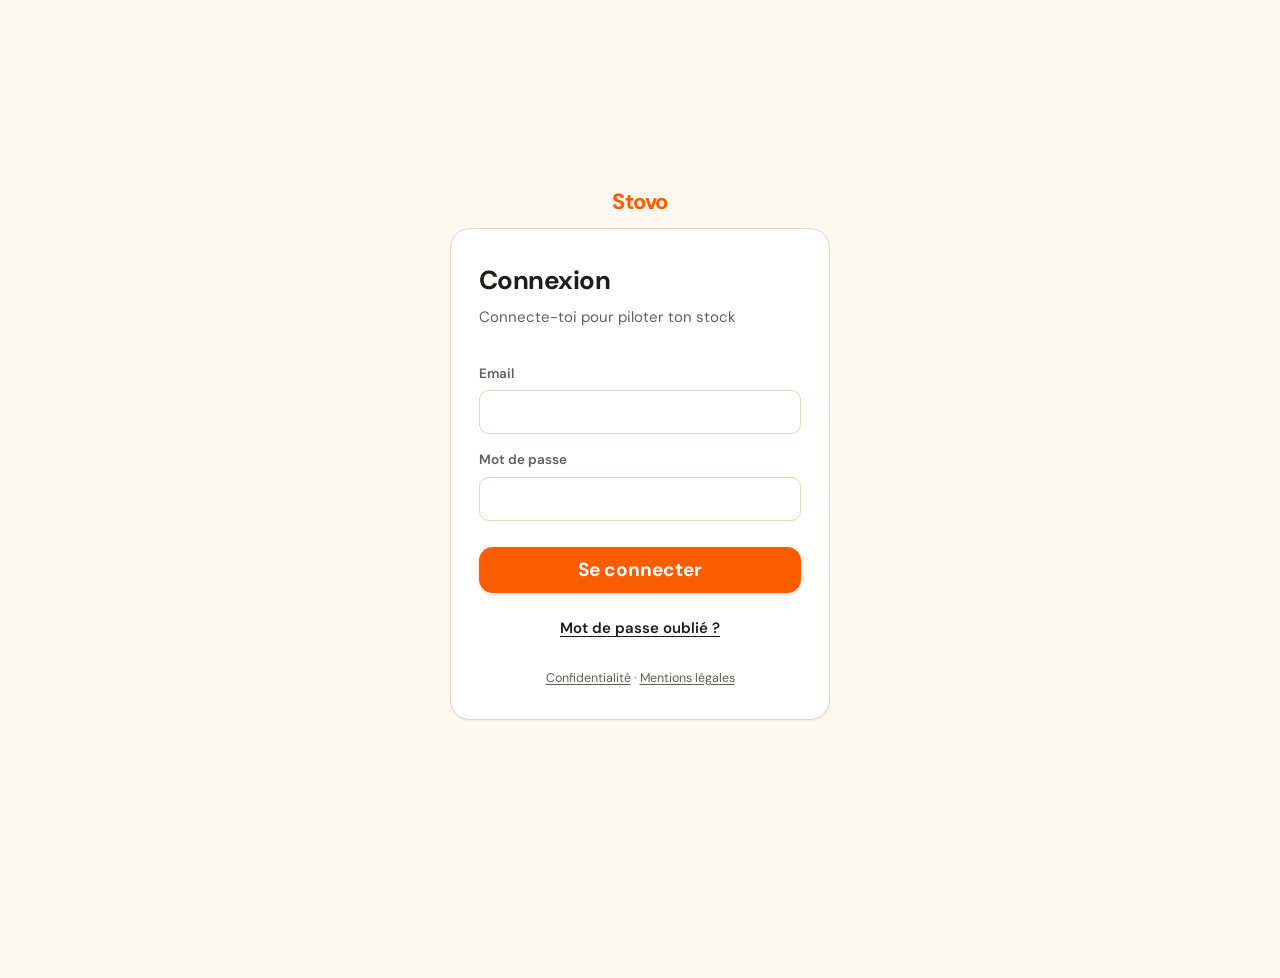
<file: app/index.html>
<!DOCTYPE html>
<html lang="fr">
<head>
  <meta charset="UTF-8" />
  <meta name="viewport" content="width=device-width, initial-scale=1.0, viewport-fit=cover" />
  <title>Stovo — pilotez votre stock</title>

  <!--
    STOVO — coquille PWA installable (lot 9a) + connexion (lot 9b)
    + écran « Parler » au clavier branché sur pwa-api (lot 10b)
    ==================================================================
    Phase 2 de la refonte : cette page remplace peu à peu Telegram comme
    interface. Le lot 9a a fait la COQUILLE (installable + mise à jour
    auto + 2 onglets). Le lot 9b ajoute l'écran de connexion devant :
    non connecté → #ecran-login seul visible ; connecté → #app-shell
    (dashboard + parler + nav) visible, #ecran-login masqué. La bascule
    est gérée par app.js, pas de logique ici.

    2 écrans dans #app-shell, un seul choisi à la fois :
      - « Tableau de bord » : le dashboard actuel (livrables/sites-web/stovo/
        index.html), repris ici SANS changer sa logique (voir dashboard.js).
        C'est l'écran par défaut à l'ouverture (une fois connecté).
      - « Parler » : un champ texte + Envoyer, branché sur l'Edge Function
        pwa-api (lot 10b, voir app/parler.js) — le MÊME cerveau que Telegram
        (_shared/coeur.ts). Depuis le lot 11a, un micro on-device (Web Speech
        API du navigateur, voir app/parler.js) peut aussi REMPLIR ce champ :
        aucun envoi automatique, c'est toujours le bouton Envoyer qui déclenche
        l'appel à pwa-api. Sans cette API (appareil non compatible), le micro
        reste grisé et le clavier suffit. Depuis le lot 12a, un bouton
        « Importer un catalogue (.xlsx) » envoie le fichier choisi en base64 à
        pwa-api (kind="import") — même ingestion que Telegram (ingererImportXlsx,
        _shared/coeur.ts), même confirmation Oui/Non que les autres intentions.

    Balises PWA ci-dessous : manifest, icône iOS, couleur de thème, mode
    "app" sur iPhone (apple-mobile-web-app-*). L'enregistrement du service
    worker, la bascule d'onglets et la garde de session sont gérés par
    app.js, en bas de page.
  -->

  <link rel="manifest" href="manifest.json" />
  <meta name="theme-color" content="#FFF8F1" />
  <link rel="apple-touch-icon" href="icons/apple-touch-icon-180.png" />
  <meta name="apple-mobile-web-app-capable" content="yes" />
  <meta name="apple-mobile-web-app-status-bar-style" content="default" />
  <meta name="apple-mobile-web-app-title" content="Stovo" />

  <!-- Lot A15 (R-2, 25/08/2026) : pose data-couleur AVANT le premier rendu
       (donc AVANT la feuille de style), sinon l'app clignote en flamme une
       fraction de seconde a chaque ouverture (le temps que reglages.js se
       charge et lise localStorage). Minuscule et AUTONOME : aucun import,
       aucune dependance a couleur_logique.js qui n'est pas encore charge a
       ce stade. La liste des quatre teintes non-flamme est DUPLIQUEE ici,
       comme TEINTES dans couleur_logique.js : un changement de teinte se
       fait aux DEUX endroits (chacun renvoie a l'autre). "flamme" n'a pas
       besoin d'etre dans cette liste : c'est la valeur par defaut, elle ne
       pose aucun attribut (voir calculerAttribut, couleur_logique.js). -->
  <script>
    try {
      var stovoTeinte = localStorage.getItem('stovo_couleur');
      if (['bleu', 'prune', 'framboise', 'encre'].indexOf(stovoTeinte) !== -1) {
        document.documentElement.setAttribute('data-couleur', stovoTeinte);
      }
    } catch (e) {}
  </script>
  <link rel="stylesheet" href="styles.css" />
</head>
<body>

  <!-- ================= Écran de connexion (lot 9b) ================= -->
  <!-- Masqué par défaut (hidden) : app.js le montre si aucune session n'est
       trouvée au démarrage, et le cache dès qu'une connexion réussit. -->
  <div id="ecran-login" class="ecran-login" hidden>
    <p class="login-logo">Stovo</p>
    <div class="login-carte">
      <h1>Connexion</h1>
      <p class="login-soustitre">Connecte-toi pour piloter ton stock</p>

      <form id="form-login" novalidate>
        <label for="login-email">Email</label>
        <input type="email" id="login-email" name="email" autocomplete="username" required />

        <label for="login-mdp">Mot de passe</label>
        <input type="password" id="login-mdp" name="password" autocomplete="current-password" required />

        <button type="submit" class="btn-login" id="btn-login">Se connecter</button>

        <div class="login-erreur" id="login-erreur" role="alert" style="display:none"></div>
      </form>
      <!-- Lot A4 (24/08/2026) : mot de passe perdu, PAR CODE (jamais par
           lien, voir recuperation.js). Câblé par recuperation.js. -->
      <div class="login-lien-centre"><a href="#" id="lien-mdp-oublie">Mot de passe oublié&nbsp;?</a></div>

      <!-- Lot RGPD F1 (22/09/2026, audit du 18/09, lot 13) : les pages légales
           à portée de main avant même la session. Liens absolus, l'app est
           servie à deux adresses ; nouvel onglet, la vitrine est un autre site. -->
      <p class="login-legal"><a href="https://stovo.fr/confidentialite.html" target="_blank" rel="noopener">Confidentialité</a> · <a href="https://stovo.fr/mentions-legales.html" target="_blank" rel="noopener">Mentions légales</a></p>
    </div>
  </div>

  <!-- ================= Mot de passe perdu (lot A4, 24/08/2026) =================
       Trois écrans, tous des variantes de .ecran-login comme #ecran-login
       ci-dessus : un seul visible à la fois (attribut `hidden`, câblé par
       recuperation.js — ces écrans vivent HORS de #app-shell, avant toute
       session, ils ne passent donc pas par le système .ecran/.ecran-actif
       d'app.js). Chemin B tranché le 23/08 : un code à 6 chiffres tapé ICI,
       jamais un lien cliqué ailleurs (un lien ouvrirait Safari sur iPhone,
       pas la PWA installée). -->

  <!-- Écran « Recevoir un code » (planche Code1Demande). -->
  <div id="ecran-code-demande" class="ecran-login" hidden>
    <div class="login-retour">
      <a href="#" id="lien-code-demande-retour" class="lien-retour">
        <svg width="18" height="18" viewBox="0 0 20 20" fill="none" aria-hidden="true"><path d="M12.5 4.5 7 10l5.5 5.5" stroke="currentColor" stroke-width="1.8" stroke-linecap="round" stroke-linejoin="round"/></svg>
        Connexion
      </a>
    </div>
    <div class="login-carte">
      <h1>Recevoir un code</h1>
      <p class="login-soustitre">Stovo t’envoie un code à 6 chiffres par e-mail. Tu le saisis ici, puis tu choisis un nouveau mot de passe. Rien d’autre à faire.</p>

      <form id="form-code-demande" novalidate>
        <label for="recup-email">Ton e-mail</label>
        <input type="email" id="recup-email" name="email" autocomplete="username" required />

        <button type="submit" class="btn-login" id="btn-code-demande">Envoyer le code</button>

        <div class="login-erreur" id="code-demande-erreur" role="alert" style="display:none"></div>
      </form>
      <p class="login-note">Le code est valable une heure. Si tu ne le reçois pas, regarde dans les courriers indésirables.</p>
    </div>
  </div>

  <!-- Écran « Nouveau mot de passe » (planches Code2Saisie + Code2Erreur :
       MÊME carte, l'état erreur (bordure + bloc d'alerte) est basculé par
       recuperation.js plutôt que dupliqué dans un 5e écran séparé —
       simplification signalée au rapport de passation. -->
  <div id="ecran-code-saisie" class="ecran-login" hidden>
    <div class="login-retour">
      <a href="#" id="lien-code-saisie-retour" class="lien-retour">
        <svg width="18" height="18" viewBox="0 0 20 20" fill="none" aria-hidden="true"><path d="M12.5 4.5 7 10l5.5 5.5" stroke="currentColor" stroke-width="1.8" stroke-linecap="round" stroke-linejoin="round"/></svg>
        Recevoir un code
      </a>
    </div>
    <div class="login-carte">
      <h1>Nouveau mot de passe</h1>
      <p class="login-soustitre">Un code vient de partir vers <strong id="recup-email-affiche"></strong>. Il est valable une heure.</p>

      <form id="form-code-saisie" novalidate>
        <label for="recup-code">Le code reçu</label>
        <input type="text" id="recup-code" name="code" inputmode="numeric" autocomplete="one-time-code" required />

        <div class="login-erreur" id="code-saisie-erreur" role="alert" style="display:none"></div>

        <label for="recup-nouveau-mdp">Nouveau mot de passe</label>
        <input type="password" id="recup-nouveau-mdp" name="password" autocomplete="new-password" placeholder="8 caractères au moins" required />

        <button type="submit" class="btn-login" id="btn-code-saisie">Changer le mot de passe</button>
      </form>
      <div class="login-lien-centre"><a href="#" id="lien-renvoyer-code">Renvoyer un code</a></div>
    </div>
  </div>

  <!-- Écran « Fait » (planche Code3Fait). La pastille teal dit "validé" :
       c'est sa place (règle 10 de DESIGN.md, le teal reste réservé aux
       états). -->
  <div id="ecran-code-fait" class="ecran-login" hidden>
    <div class="login-carte">
      <span class="pastille-validee">
        <svg width="16" height="16" viewBox="0 0 20 20" fill="none" aria-hidden="true"><path d="M4 10.5l4 4 8-9" stroke="currentColor" stroke-width="2" stroke-linecap="round" stroke-linejoin="round"/></svg>
        Mot de passe changé
      </span>
      <h1>Tu es connecté.</h1>
      <p class="login-soustitre">Ton nouveau mot de passe est enregistré. Tu peux l’utiliser dès maintenant sur ton téléphone et sur ton ordinateur.</p>
      <button type="button" class="btn-login" id="btn-ouvrir-stovo">Ouvrir Stovo</button>
    </div>
  </div>

  <!-- ================= Repli hors ligne (D50/D49, 25/09/2026) =================
       Masqué par défaut (hidden) : app.js le montre au tout premier chargement
       si l'appareil est hors ligne (test 10 du protocole iPhone du 16/09, la
       coquille s'affichait vide sans un mot pendant que la vérification de
       session attendait un réseau absent). Réutilise .ecran-login/.login-carte
       telles quelles (aucune règle CSS neuve). Texte posé par app.js
       (hors_ligne_logique.js, constante unique). -->
  <div id="ecran-hors-ligne" class="ecran-login" hidden>
    <p class="login-logo">Stovo</p>
    <div class="login-carte">
      <h1>Hors ligne</h1>
      <p class="login-soustitre" id="hors-ligne-message"></p>
    </div>
  </div>

  <!-- ================= Démo en libre-service (lot L6a, 07/10/2026) =================
       Deux écrans pré-connexion, variantes de .ecran-login comme les écrans
       ci-dessus, masqués par défaut (hidden) : demo.js en montre UN SEUL à la
       fois, et seulement quand l'adresse porte ?demo sans session
       (lancement), ou quand la démo est finie (fin). Tous les textes sont
       posés par demo.js depuis demo_textes.js (textes validés le 07/10/2026),
       aucune phrase n'est écrite ici. -->
  <div id="ecran-demo-lancement" class="ecran-login" hidden>
    <p class="login-logo">Stovo</p>
    <div class="login-carte">
      <h1 id="demo-lancement-titre"></h1>
      <p class="login-soustitre" id="demo-lancement-corps"></p>
      <p class="login-note" id="demo-appareil" hidden></p>
      <button type="button" class="btn-login" id="btn-demo-lancer"></button>
      <div class="login-erreur" id="demo-lancement-erreur" role="alert" hidden></div>
      <!-- Un testeur déconnecté qui touche un lien ?demo ne doit pas rester coincé ici : même
           lien, même geste, même texte que sur l'écran de fin (câblé par demo.js). -->
      <div class="login-lien-centre"><a href="#" id="demo-lancement-compte"></a></div>
      <p class="login-note" id="demo-lancement-rgpd"></p>
      <p class="login-note" id="demo-lancement-pas-inscription"></p>
    </div>
  </div>

  <div id="ecran-demo-fin" class="ecran-login" hidden>
    <p class="login-logo">Stovo</p>
    <div class="login-carte">
      <h1 id="demo-fin-titre"></h1>
      <p class="login-soustitre" id="demo-fin-corps"></p>
      <a class="btn-login demo-lien-bouton" id="demo-fin-mail" href="#"></a>
      <!-- Pour un testeur (ou un client de l'essai) dont la démo est finie : retire
           le repère « démo vue » de ce chemin et ouvre la connexion normale, sans
           recharger (câblé par demo.js). -->
      <div class="login-lien-centre"><a href="#" id="demo-fin-compte"></a></div>
    </div>
  </div>

  <!-- ================= Application (dashboard + parler + nav) ================= -->
  <!-- Masquée par défaut (hidden) : app.js la montre une fois la session
       confirmée (au démarrage si déjà connecté, ou juste après un login). -->
  <div id="app-shell" hidden>

  <!-- ================= Bannière « nouvelle version prête » (lot A6, 25/08/2026) =================
       Choix n°5 de l'Architecte, gravé : jamais de mise à jour automatique,
       jamais de reload forcé. Ce bandeau est la SEULE façon de la déclencher,
       et seulement sur un tap explicite. Fixe (hors du flux d'un écran
       précis) : un service worker en attente peut se signaler quel que soit
       l'onglet ouvert. Masqué par défaut, rempli et câblé par app.js
       (voir maj_worker.js pour la logique pure de détection/décision). -->
  <div class="maj-bandeau" id="maj-bandeau" aria-live="polite" hidden>
    <p class="maj-texte" id="maj-texte"></p>
    <button class="btn-reception-primaire maj-bouton" type="button" id="maj-bouton">Recharger</button>
  </div>

  <!-- ================= Bandeau pas-à-pas d'un parcours (chantier « Tutoriels »,
       lot T2, 22/09/2026) =================
       Décisions 5 à 8 du grilling du 21/09/2026 : une seule instance, hors des
       écrans (comme .maj-bandeau juste au-dessus, en z-index inférieur), le
       retour est porté par « Suivant »/« Précédent » (stovo:onglet réémis à
       chaque rendu d'étape), la croix ferme sur place sans rebasculer, « J'ai
       terminé » rebascule puis ferme. AUCUN aria-live (§3.4 du plan de
       l'Architecte du 18/09 : l'écran Saisir en a déjà deux, un bandeau hors
       des écrans annoncerait par-dessus) : le focus se pose sur le titre de
       l'étape à chaque rendu à la place. Masqué par défaut (hidden, jamais
       style.display), rempli et câblé par app/tutoriels.js. -->
  <section class="tuto-bandeau" id="tuto-bandeau" hidden aria-labelledby="tuto-titre">
    <div class="tuto-entete">
      <h2 class="tuto-titre" id="tuto-titre"></h2>
      <span class="tuto-progression" id="tuto-progression" aria-hidden="true"></span>
      <span class="sr-only" id="tuto-progression-sr"></span>
      <button class="tuto-fermer" type="button" id="tuto-fermer" aria-label="Fermer le parcours">✕</button>
    </div>
    <div class="tuto-corps" id="tuto-corps"></div>
    <div class="tuto-actions" id="tuto-actions"></div>
  </section>

  <!-- ================= Bandeau de la démo (lot L6a, 07/10/2026) =================
       Dans le flux de la page, en tête de l'application, JAMAIS en surimpression
       (leçon de D70 : un bandeau ne cache pas ce qu'il montre). Visible sur
       tous les onglets. Masqué par défaut (hidden) : demo.js ne le montre que
       pour une session de démo. Le bouton est un lien mailto vers Corentin
       (construireMailDemo), avec le code DEMO-XXXX. La proposition du 3e jour
       (#demo-sortie) ne s'affiche qu'une fois. -->
  <section class="demo-bandeau" id="demo-bandeau" aria-label="Démo" hidden>
    <p class="demo-bandeau-texte" id="demo-bandeau-texte"></p>
    <a class="demo-bandeau-bouton" id="demo-bandeau-mail" href="#"></a>
    <div class="demo-sortie" id="demo-sortie" hidden>
      <p class="demo-sortie-texte" id="demo-sortie-texte"></p>
      <button class="demo-sortie-fermer" type="button" id="demo-sortie-fermer" aria-label="Fermer">✕</button>
    </div>
  </section>

  <!-- ================= Écran « Tableau de bord » (par défaut) ================= -->
  <div id="ecran-dashboard" class="ecran ecran-actif">

    <header>
      <div class="wrap header-row">
        <div class="brand">
          <h1>Stovo</h1>
        </div>
        <div class="header-actions">
          <div class="updated" id="updated">—</div>
          <button class="btn-refresh" id="refresh" type="button" aria-label="Rafraîchir">
            <svg width="20" height="20" viewBox="0 0 20 20" fill="none" aria-hidden="true"><path d="M16.5 10a6.5 6.5 0 1 1-1.9-4.6M16.5 3.5v3.2h-3.2" stroke="currentColor" stroke-width="1.8" stroke-linecap="round" stroke-linejoin="round"/></svg>
            <span class="btn-label sr-only">Rafraîchir</span>
          </button>
          <!-- Lot A4 (24/08/2026) : l'engrenage remplace la déconnexion dans
               l'en-tête (planche EnTete) — « Déconnexion » a déménagé dans
               l'écran Réglages qu'il ouvre. Tracé synchronisé avec la clé
               'reglages' de app/icones.js (voir son commentaire). Câblé par
               reglages.js. -->
          <button class="btn-reglages" id="btn-reglages" type="button" aria-label="Réglages">
            <svg width="20" height="20" viewBox="0 0 20 20" fill="none" aria-hidden="true"><circle cx="10" cy="10" r="2.6" stroke="currentColor" stroke-width="1.8"/><path d="M10 2.5v2.2M10 15.3v2.2M2.5 10h2.2M15.3 10h2.2M4.7 4.7l1.6 1.6M13.7 13.7l1.6 1.6M15.3 4.7l-1.6 1.6M6.3 13.7l-1.6 1.6" stroke="currentColor" stroke-width="1.8" stroke-linecap="round"/></svg>
            <span class="btn-label sr-only">Réglages</span>
          </button>
        </div>
      </div>
    </header>

    <main class="wrap">

      <!-- Écran du matin (brique 1) : le brief actionnable en tête, avant tout
           le reste, pour que l'app "parle" en premier au lieu d'attendre qu'on
           cherche. Rempli par dashboard.js à partir de chiffres DÉJÀ calculés
           (produits à commander + ruptures imminentes) : aucun nouveau calcul,
           lecture seule. Masqué tant que le catalogue est vide. -->
      <section class="matin" id="matin" style="display:none">
        <!-- Reprise du 23/08/2026 : le wrapper .matin-corps porte la grille
             (display:grid en CSS). dashboard.js pose un style.display
             inline ("block"/"none") sur #matin lui-meme pour le montrer/le
             masquer (majEcranDuMatin) : un inline style bat toujours une
             regle de classe sans !important, donc si la grille etait posee
             directement sur #matin, ce display:block inline l'ecraserait a
             chaque rafraichissement et les 4 enfants retomberaient en flux
             normal (constate : le bouton finissait apres la liste, aligne a
             gauche, au lieu d'etre en haut a droite). Le wrapper isole les
             deux responsabilites : #matin montre/masque, .matin-corps met
             en grille. -->
        <div class="matin-corps">
          <div class="matin-head">
            <!-- "Ce matin" est l'info la plus importante de l'ecran (placee en
                 tete) : c'est un vrai <h2> (correctif du 01/08/2026, mesure
                 Playwright) pour qu'un lecteur d'ecran qui navigue de titre en
                 titre ne le saute plus. Le <h2> enveloppe le bouton, il ne
                 remplace pas le bouton : le repli/depli reste inchange. -->
            <h2 class="matin-titre-h2">
              <button class="matin-toggle" id="matin-toggle" type="button" aria-expanded="true" aria-controls="matin-liste">
                <span class="matin-chevron" id="matin-chevron" aria-hidden="true"><svg width="16" height="16" viewBox="0 0 20 20" fill="none"><path d="M5 8l5 5 5-5" stroke="currentColor" stroke-width="1.8" stroke-linecap="round" stroke-linejoin="round"/></svg></span>
                <span class="matin-titre" id="matin-titre">Ce matin</span>
              </button>
            </h2>
          </div>
          <div class="matin-resume" id="matin-resume"></div>
          <!-- Liste de courses : une vraie <ul> (correctif du 01/08/2026) pour
               qu'un lecteur d'ecran annonce "liste de N elements". Les <li>
               sont ajoutes par dashboard.js (majEcranDuMatin). -->
          <ul class="matin-liste" id="matin-liste"></ul>
          <!-- Le bouton "Copier la liste" est place APRES la liste dans le DOM
               (on lit, puis on copie). Meme id, meme attribut hidden :
               dashboard.js ne change pas, il cible #matin-copier sans
               connaitre sa position. Le placement visuel (haut a droite sur
               bureau, pleine largeur sous la liste au telephone) est purement
               CSS (.matin-corps en grid, styles.css). -->
          <button class="matin-copier" id="matin-copier" type="button" hidden>Copier la liste</button>
        </div>
      </section>

      <!-- 4 indicateurs de pilotage -->
      <!-- L'id posé sur cette section (lot T2, chantier Tutoriels,
           22/09/2026) est l'ancre nommée par l'étape 2 du parcours
           "Comprendre mon Pilotage" (app/tutoriels_logique.js), decision 7
           du grilling du 21/09. -->
      <section class="kpis" id="kpis">
        <div class="kpi danger">
          <div class="k-label">■ À commander</div>
          <div class="k-value" id="kpi-commander">—</div>
          <div class="k-sub">sous le seuil</div>
        </div>
        <div class="kpi warn">
          <div class="k-label">▲ Rupture imminente</div>
          <div class="k-value" id="kpi-rupture">—</div>
          <div class="k-sub">moins de 3 jours</div>
        </div>
        <div class="kpi suivi">
          <div class="k-label">Produits suivis</div>
          <div class="k-value" id="kpi-produits">—</div>
          <div class="k-sub">références actives</div>
        </div>
        <div class="kpi">
          <div class="k-label">Activité (7 jours)</div>
          <div class="k-value" id="kpi-mouvements">—</div>
          <div class="k-sub">mouvements enregistrés</div>
        </div>
      </section>

      <!-- Valeur du stock (trésorerie immobilisée), en bandeau dédié pour bien la mettre en avant -->
      <!-- L'id posé sur cette section (lot T2, chantier Tutoriels,
           22/09/2026) est l'ancre nommée par l'étape 3 du parcours
           "Comprendre mon Pilotage". -->
      <section class="stock-value" id="stock-value">
        <div class="sv-label">Valeur du stock <span class="sv-note">au prix d'achat</span></div>
        <div class="sv-amount" id="kpi-valeur">—</div>
        <div class="sv-sub" id="kpi-valeur-sub"></div>
      </section>
      <p class="sv-avertissement">Au prix d'achat dicté, pas une valorisation comptable.</p>

      <!-- Chiffre de synthèse du stock dormant (LOT P-5, 26/07/2026,
           optionnel "coupable sans regret") : rempli par dashboard.js
           (majResumeDormant), visible UNIQUEMENT s'il y a au moins un
           produit dormant ET si le geste de sortie est vivant (sinon le
           bandeau "pilotage en pause" ci-dessous explique déjà la
           situation). Classe "dormant-resume" stylée en fin de styles.css
           (ajoutée par le Jarvis après relecture du lot P-5). -->
      <div class="dormant-resume" id="dormant-resume" style="display:none"></div>

      <!-- Verdict en langage simple : la réponse avant tout scroll (assemblé depuis les compteurs déjà calculés) -->
      <div class="verdict" id="verdict" style="display:none"></div>

      <!-- Bandeau "pilotage en pause" (Niveau 1, LOT P-3, 26/07/2026) : rendu
           entièrement par dashboard.js (majBandeauPilotage), affiché
           UNIQUEMENT quand aucune sortie sans motif n'a été déclarée sur tout
           le catalogue depuis GESTE_VIVANT_JOURS jours (pilotage.js).
           Disparaît tout seul dès la première sortie déclarée, rien à
           fermer. Voir le plan pilotage §3 Q2. Classe "card" réutilisée pour
           la boîte (fond/bordure/ombre/padding) ; bp-titre/bp-texte/bp-bouton
           stylés en fin de styles.css (ajouté par le Jarvis après relecture
           du lot P-3, le Codeur avait laissé ces classes sans règle). -->
      <section class="bandeau-pilotage card" id="bandeau-pilotage" style="display:none"></section>

      <!-- Priorité d'action : à réapprovisionner, trié du plus urgent au moins urgent -->
      <div id="reorder-bloc" style="display:none;">
        <h2 class="section-title">À réapprovisionner en priorité <span class="count" id="reorder-count"></span></h2>
        <div class="reorder" id="reorder-list"></div>
      </div>

      <!-- Démarque valorisée "Ce que tu as jeté" (chantier C1, 26/07/2026) :
           lecture seule sur les 30 jours de mouvements déjà chargés
           ci-dessus (casse/péremption/vol uniquement, jamais les
           régularisations d'inventaire ni les corrections). Repliée par
           défaut (lecture mensuelle, pas quotidienne), même motif <details>
           que l'inventaire ci-dessous. Contenu rempli par dashboard.js
           (majPertes), calculé et rendu par le module pur app/pertes.js. -->
      <details class="inv-groupe" id="pertes-groupe" data-groupe="pertes">
        <summary class="inv-sommaire">Ce que tu as jeté · 30 derniers jours</summary>
        <div id="pertes-contenu"></div>
      </details>

      <!-- Inventaire complet, regroupé par état en sections dépliables (brique 2) :
           chaque groupe est un <details> natif rempli par dashboard.js. -->
      <h2 class="section-title">Inventaire complet <span class="count" id="inv-count"></span></h2>
      <div class="inv-groupes" id="inv-grid">
        <div class="state">Chargement de l'inventaire…</div>
      </div>

      <!-- Derniers mouvements -->
      <h2 class="section-title">Derniers mouvements</h2>
      <div class="table-wrap">
        <table>
          <thead><tr><th>Quand</th><th>Produit</th><th>Mouvement</th><th>Source</th></tr></thead>
          <tbody id="mvt-body"><tr><td colspan="4" class="state">Chargement…</td></tr></tbody>
        </table>
      </div>

      <!-- Export des données (chantier C2 « les exports », lot C2-3,
           22/08/2026 ; chantier EX-1 « l'export Excel lisible », lot 2,
           01/10/2026) : <details> replié par défaut, même motif que
           « Ce que tu as jeté » (C1) juste au-dessus et l'inventaire par
           états (brique 2) : un geste saisonnier (quelques fois par an) ne
           doit rien coûter aux 364 autres jours. Le classeur Excel
           (app/export_excel.js, module pur) s'ajoute aux deux CSV
           (app/export.js), il ne les remplace pas (décision 5 du grilling
           EX-1) : zéro écriture, zéro appel à pwa-api, tout se fabrique côté
           navigateur. write-excel-file n'entre jamais au précache (décision
           1), chargé seulement au premier clic sur le bouton Excel. Câblé
           par dashboard.js (majExport). -->
      <details class="inv-groupe" id="export-groupe" data-groupe="export">
        <summary class="inv-sommaire">Exporter mes données</summary>
        <div class="export-contenu">
          <p class="export-intro">Ton stock dans un classeur Excel prêt à lire. En dessous, les deux fichiers bruts (.csv) pour ton comptable ou un autre logiciel.</p>
          <div class="export-actions">
            <button class="btn-export" id="export-excel-btn" type="button">Mon stock dans Excel (.xlsx)</button>
            <button class="btn-export" id="export-stock-btn" type="button">État de mon stock (.csv)</button>
            <button class="btn-export" id="export-mouvements-btn" type="button">Journal de mes mouvements (.csv)</button>
          </div>
          <p class="export-etat" id="export-etat" aria-live="polite" hidden></p>
          <p class="export-mention" id="export-mention"></p>
        </div>
      </details>

      <footer>
        Stovo · version démonstration · données hébergées en Europe (Paris) · mise à jour automatique toutes les 30 s
      </footer>

    </main>
  </div>

  <!-- ================= Écran « Parler » (clavier lot 10b + micro on-device lot 11a) ================= -->
  <div id="ecran-parler" class="ecran">
    <div class="parler-page">
      <main class="parler-centre">
        <h1 class="sr-only">Saisir</h1>

        <!-- Chantier "Premiers pas", lot 2 (18/09/2026) : le fil de première
             connexion, paliers 1 à 3. Section gérée entièrement par
             premiers_pas.js (glu DOM) + premiers_pas_logique.js (module pur,
             banc Deno). hidden par défaut : stovo:donnees décide si elle
             s'affiche, tant qu'aucun événement n'est arrivé rien ne
             clignote. -->
        <section class="premiers-pas" id="premiers-pas" hidden aria-labelledby="pp-titre">
          <div class="pp-entete">
            <h2 class="pp-titre" id="pp-titre">Premiers pas</h2>
            <span class="pp-jalons" id="pp-jalons"></span>
            <button class="pp-fermer" type="button" id="pp-fermer" aria-label="Fermer les premiers pas">✕</button>
          </div>
          <div class="pp-corps" id="pp-corps" aria-live="polite"></div>
          <div class="pp-secours" id="pp-secours" hidden></div>
          <div class="pp-actions" id="pp-actions"></div>
        </section>

        <!-- Message du bot (dernière réponse de pwa-api, ou message d'accueil par défaut) -->
        <div class="parler-reponse" id="parler-reponse" aria-live="polite" aria-atomic="true">Écris ce que tu as fait, par exemple : j'ai reçu 10 pâtes.</div>

        <!-- Lot A10-6 (23/08/2026) : choix numéroté ("Tu veux dire 1) A ou 2) B ?"),
             une seule zone PARTAGÉE entre déclaration, réception et sortie (rendue
             par afficherChoix dans parler.js). Cachée par défaut, remplie par des
             boutons quand pwa-api renvoie un champ `choix` non vide. JAMAIS visible
             en même temps que #parler-confirmation ci-dessous : c'est afficherReponse/
             afficherChoix qui garantit l'exclusivité, prouvée par un test.
             Poli au lot A10-6b (23/08/2026) : role="group" pour que les lecteurs
             d'écran annoncent un ensemble de boutons liés, avec le libellé de
             la question posée (pas de titre visible dédié, la bulle au-dessus
             porte déjà la question en texte). -->
        <div class="parler-choix" id="parler-choix" role="group" aria-label="Choisis le produit" hidden></div>

        <!-- Boutons Oui/Non : cachés par défaut, affichés seulement quand pwa-api renvoie enAttente=true -->
        <div class="parler-confirmation" id="parler-confirmation" hidden>
          <button class="btn-confirmation btn-oui" type="button" id="btn-oui">
            <svg width="14" height="14" viewBox="0 0 16 16" fill="none" aria-hidden="true"><path d="M3 8.5l3.2 3L13 4.5" stroke="currentColor" stroke-width="2" stroke-linecap="round" stroke-linejoin="round"/></svg>
            <span class="btn-libelle">Oui</span>
          </button>
          <button class="btn-confirmation btn-non" type="button" id="btn-non"><span class="btn-libelle">Non</span></button>
        </div>

        <!-- ===== Mode réception multi-produits (N1, lots FR-4 + FR-5) =====
             « La voix saisit, l'écran contrôle » : on démarre une réception,
             on dicte les produits un par un (liste vivante ci-dessous), puis
             UNE validation groupée écrit tout le lot. Toute la logique est dans
             reception.js (instancié par parler.js). Ces blocs sont masqués tant
             qu'aucune réception n'est en cours. -->

        <!-- Bannière de reprise : affichée au chargement si une réception a été
             laissée en cours (reception.js -> reception-etat). -->
        <div class="reception-reprise" id="reception-reprise" hidden>
          <p class="reception-reprise-texte" id="reception-reprise-texte"></p>
          <div class="reception-reprise-actions">
            <button class="btn-reception-primaire" type="button" id="btn-reprendre">Reprendre</button>
            <button class="btn-reception-secondaire" type="button" id="btn-reprise-abandon">Abandonner</button>
          </div>
        </div>

        <!-- Panneau de la réception en cours (liste vivante). Masqué hors session. -->
        <section class="reception-panneau" id="reception-panneau" hidden>
          <div class="reception-entete">
            <h2 class="reception-titre">Réception en cours</h2>
            <span class="reception-total" id="reception-total" aria-live="polite">0 ligne</span>
          </div>
          <div class="reception-liste" id="reception-liste"></div>
          <!-- Produits dictés absents du catalogue : signalés, exclus du lot (transitoires). -->
          <p class="reception-inconnus" id="reception-inconnus" aria-live="polite" hidden></p>

          <!--
            Lot D48-L6 (17/09/2026) : zone « À préciser », une ligne du bon
            de livraison dont le libellé correspond à plusieurs produits du
            catalogue (« COCA COLA » face à Coca 33 cl et Coca 50 cl). Le
            contenu (titre, phrase source, boutons) est construit par
            reception.js (rendreAmbigus) ; masquée tant qu'il n'y a rien à
            préciser. Transitoire, jamais persistée.
          -->
          <div class="reception-ambigus" id="reception-ambigus" hidden></div>

          <!--
            Lot P-3 (25/07/2026) : lire le bon de livraison en le PHOTOGRAPHIANT.
            `capture="environment"` ouvre directement l'appareil photo arrière sur
            mobile (la galerie reste accessible). L'image est réduite dans le
            navigateur (app/photo.js, ~2000 px) AVANT l'envoi, puis lue côté
            serveur par pwa-api (kind="reception-photo").
            Les lignes lues rejoignent la liste ci-dessus : même relecture, même
            validation groupée. Une photo n'écrit jamais rien toute seule.
          -->
          <input type="file" id="champ-photo-bl" accept="image/*" capture="environment" hidden />
          <button class="btn-photo-bl" type="button" id="btn-photo-bl">
            <svg width="18" height="18" viewBox="0 0 20 20" fill="none" aria-hidden="true"><path d="M4 8a1.5 1.5 0 0 1 1.5-1.5h1L7.5 5h5l1 1.5h1A1.5 1.5 0 0 1 16 8v7a1.5 1.5 0 0 1-1.5 1.5h-9A1.5 1.5 0 0 1 4 15z" stroke="currentColor" stroke-width="1.8" stroke-linecap="round" stroke-linejoin="round"/><circle cx="10" cy="11" r="2.6" stroke="currentColor" stroke-width="1.8"/></svg>
            <span class="btn-libelle">Photographier le bon de livraison</span>
          </button>
          <p class="parler-texte reception-ia">La photo est lue par une intelligence artificielle (Gemini, de Google). Tu relis chaque ligne avant de valider.</p>

          <!--
            Journal de lecture (lot P-3) : ce que la photo DISAIT en face de ce
            que Stovo en a fait. Rempart contre la seule erreur invisible du
            chantier : « PATE FEUILLETEE 230G » rapproché de « Pâtes » a l'air
            normal dans la liste, mais pas en face de son libellé d'origine.
            Transitoire, jamais persisté, vidé à l'entrée et à la sortie.
          -->
          <div class="reception-lecture" id="reception-lecture" hidden></div>
        </section>

        <!-- Déclaration au clavier -->
        <form id="form-parler" class="parler-form">
          <textarea id="champ-parler" name="texte" rows="2" placeholder="Ex. : j'ai reçu 10 pâtes" autocomplete="off" enterkeyhint="send" aria-label="Ce que tu as fait"></textarea>
          <button type="submit" class="btn-envoyer" id="btn-envoyer">Envoyer</button>
        </form>

        <!--
          Import catalogue .xlsx (lot 12a) : réutilise l'affichage réponse
          (#parler-reponse) et les boutons Oui/Non déjà câblés plus haut — c'est
          pwa-api (kind="import") qui répond "J'ai lu N produits..." puis
          applique l'import au clic sur Oui. L'input file reste `hidden`, seul
          le bouton est visible ; le vrai contrôle taille/format est côté
          serveur (ingererImportXlsx, _shared/coeur.ts).
        -->
        <input type="file" id="champ-import" accept=".xlsx" hidden />
        <button class="btn-import" type="button" id="btn-import">
          <svg width="18" height="18" viewBox="0 0 20 20" fill="none" aria-hidden="true"><path d="M6 3.5h6l3 3V16a1 1 0 0 1-1 1H6a1 1 0 0 1-1-1V4.5a1 1 0 0 1 1-1z" stroke="currentColor" stroke-width="1.8" stroke-linecap="round" stroke-linejoin="round"/><path d="M10 8v6m0 0l-2-2m2 2l2-2" stroke="currentColor" stroke-width="1.8" stroke-linecap="round" stroke-linejoin="round"/></svg>
          <span class="btn-libelle">Importer un catalogue (.xlsx)</span>
        </button>

        <!-- Entrée en mode réception (visible hors session). Bascule purement
             front : la session « naît » côté serveur à la première ligne dictée. -->
        <button class="btn-reception-demarrer" type="button" id="btn-reception-demarrer">
          <svg width="18" height="18" viewBox="0 0 20 20" fill="none" aria-hidden="true"><path d="M3.5 7.5L10 4l6.5 3.5L10 11z" stroke="currentColor" stroke-width="1.8" stroke-linecap="round" stroke-linejoin="round"/><path d="M3.5 7.5V14L10 17.5V11M16.5 7.5V14L10 17.5" stroke="currentColor" stroke-width="1.8" stroke-linecap="round" stroke-linejoin="round"/></svg>
          <span class="btn-libelle">Démarrer une réception</span>
        </button>

        <!-- Actions de clôture (visibles seulement en session) : UNE validation
             groupée (le rempart Oui/Non déplacé ici) ou l'abandon. -->
        <div class="reception-actions" id="reception-actions" hidden>
          <button class="btn-reception-primaire" type="button" id="btn-reception-valider" disabled>Valider la réception</button>
          <button class="btn-reception-secondaire" type="button" id="btn-reception-abandon">Abandonner</button>
        </div>

        <!-- ===== Mode sortie de stock (chantier S, lot S-5) =====
             Jumeau du bloc réception ci-dessus : « La voix saisit, l'écran
             contrôle ». Toute la logique est dans sortie.js (instancié par
             parler.js). Ces blocs sont masqués tant qu'aucune sortie n'est en
             cours. Le signe MOINS devant la quantité (posé par sortie.js) est
             le repère visuel qui distingue une sortie d'une réception au
             premier coup d'œil. Pas de bloc photo : la sortie n'a pas de bon
             de livraison à lire. -->

        <!-- Bannière de reprise : affichée au chargement si une sortie a été
             laissée en cours (sortie.js -> sortie-etat). -->
        <div class="reception-reprise" id="sortie-reprise" hidden>
          <p class="reception-reprise-texte" id="sortie-reprise-texte"></p>
          <div class="reception-reprise-actions">
            <button class="btn-reception-primaire" type="button" id="btn-sortie-reprendre">Reprendre</button>
            <button class="btn-reception-secondaire" type="button" id="btn-sortie-reprise-abandon">Abandonner</button>
          </div>
        </div>

        <!-- Panneau de la sortie en cours (liste vivante). Masqué hors session. -->
        <section class="reception-panneau" id="sortie-panneau" hidden>
          <div class="reception-entete">
            <h2 class="reception-titre">Sortie de stock</h2>
            <span class="reception-total" id="sortie-total" aria-live="polite">0 ligne</span>
          </div>
          <div class="reception-liste" id="sortie-liste"></div>
          <!-- Produits dictés absents du catalogue : signalés, exclus du lot (transitoires). -->
          <p class="reception-inconnus" id="sortie-inconnus" aria-live="polite" hidden></p>
        </section>

        <!-- Entrée en mode sortie (visible hors session). Bascule purement
             front : la session « naît » côté serveur à la première ligne dictée. -->
        <button class="btn-reception-demarrer" type="button" id="btn-sortie-demarrer">
          <svg width="18" height="18" viewBox="0 0 20 20" fill="none" aria-hidden="true"><circle cx="10" cy="10" r="7" stroke="currentColor" stroke-width="1.8"/><path d="M6.5 10h7" stroke="currentColor" stroke-width="1.8" stroke-linecap="round"/></svg>
          <span class="btn-libelle">Démarrer une sortie</span>
        </button>

        <!-- Actions de clôture (visibles seulement en session) : UNE validation
             groupée (le rempart Oui/Non déplacé ici) ou l'abandon. -->
        <div class="reception-actions" id="sortie-actions" hidden>
          <button class="btn-reception-primaire" type="button" id="btn-sortie-valider" disabled>Valider la sortie</button>
          <button class="btn-reception-secondaire" type="button" id="btn-sortie-abandon">Abandonner</button>
        </div>

        <!-- ============ Inventaire complet guidé (CM-C, 25/07/2026) ============
             L'écran présente les produits UN PAR UN : le nom est porté par
             l'écran, donc on annonce le CHIFFRE SEUL. Le rempart de confirmation
             se déplace de chaque ligne vers UNE validation groupée finale, comme
             pour la réception. Même architecture front : inventaire.js est isolé
             (DOM et API injectés), cette section n'est que sa surface. -->

        <!-- Bannière de reprise : inventaire laissé en cours (app fermée). -->
        <div class="reception-reprise" id="inventaire-reprise" hidden>
          <p class="reception-reprise-texte" id="inventaire-reprise-texte"></p>
          <div class="reception-reprise-actions">
            <button class="btn-reception-primaire" type="button" id="btn-inventaire-reprendre">Reprendre</button>
            <button class="btn-reception-secondaire" type="button" id="btn-inventaire-reprise-abandon">Abandonner</button>
          </div>
        </div>

        <button class="btn-reception-demarrer" type="button" id="btn-inventaire-demarrer">
          <svg width="18" height="18" viewBox="0 0 20 20" fill="none" aria-hidden="true"><path d="M4.5 6.5l1.3 1.3L8.3 5M4.5 10.5l1.3 1.3 2.5-2.6M4.5 14.5l1.3 1.3 2.5-2.6" stroke="currentColor" stroke-width="1.8" stroke-linecap="round" stroke-linejoin="round"/><path d="M11 6h5M11 10.5h5M11 15h5" stroke="currentColor" stroke-width="1.8" stroke-linecap="round"/></svg>
          <span class="btn-libelle">Faire mon inventaire</span>
        </button>

        <section class="inventaire-panneau" id="inventaire-panneau" hidden>
          <!-- Phase 1 : le parcours produit par produit -->
          <div id="inventaire-parcours" hidden>
            <div class="reception-entete">
              <h2 class="reception-titre">Inventaire en cours</h2>
              <span class="reception-total" id="inventaire-progression" aria-live="polite"></span>
            </div>
            <p class="inventaire-nom" id="inventaire-nom-produit"></p>
            <p class="inventaire-stock" id="inventaire-stock-theorique"></p>
            <p class="inventaire-deja" id="inventaire-deja-compte"></p>
            <!-- Comptage à l'aveugle : masque le stock attendu pour ne pas
                 biaiser le comptage. Règle d'inventaire classique. -->
            <label class="inventaire-aveugle">
              <input type="checkbox" id="inventaire-aveugle" />
              Comptage à l'aveugle (masquer le stock attendu)
            </label>
            <p class="inventaire-total" id="inventaire-total"></p>
            <div class="reception-actions">
              <button class="btn-reception-secondaire" type="button" id="btn-inventaire-passer">Passer ce produit</button>
              <button class="btn-reception-secondaire" type="button" id="btn-inventaire-terminer">Terminer maintenant</button>
            </div>
          </div>

          <!-- Phase 2 : le récap des écarts + LA validation groupée -->
          <div id="inventaire-cloture" hidden>
            <h2 class="reception-titre">Récapitulatif</h2>
            <p class="inventaire-recap" id="inventaire-recap"></p>
            <div class="reception-actions">
              <button class="btn-reception-primaire" type="button" id="btn-inventaire-valider">Valider l'inventaire</button>
              <button class="btn-reception-secondaire" type="button" id="btn-inventaire-abandon">Abandonner</button>
            </div>
          </div>
        </section>

        <!--
          Micro on-device (lot 11a) : reste `disabled` ici dans le HTML par
          defaut (etat de secours si JS ne tourne pas). C'est parler.js qui
          l'active SEULEMENT si l'API SpeechRecognition du navigateur existe
          (progressive enhancement). Il ne fait que remplir #champ-parler,
          jamais d'envoi automatique.
        -->
        <button class="btn-micro" type="button" id="btn-micro" disabled aria-label="Micro">
          <svg width="36" height="36" viewBox="0 0 20 20" fill="none" aria-hidden="true"><path d="M10 3a2.5 2.5 0 0 0-2.5 2.5v4a2.5 2.5 0 0 0 5 0v-4A2.5 2.5 0 0 0 10 3zM5 9.5a5 5 0 0 0 10 0M10 14.5V17M7.5 17h5" stroke="currentColor" stroke-width="1.8" stroke-linecap="round" stroke-linejoin="round"/></svg>
        </button>
        <!-- Etat du micro (ecoute / erreur / indisponible), rempli par parler.js -->
        <p id="parler-etat" class="parler-etat" aria-live="assertive" hidden></p>
        <p class="parler-texte">Appuie sur le micro et parle, ou écris au clavier.</p>
        <!-- Lot RGPD F1 (22/09/2026, audit du 18/09, lot 14, art. 50 du règlement
             IA) : dire où l'IA intervient, en une phrase, au seul écran qui la
             déclenche (phrase inconnue, photo, fichier importé). -->
        <p class="parler-texte parler-ia">Tes phrases sont comprises par des règles fixes. Une intelligence artificielle (Gemini, de Google) n'intervient que si aucune règle ne comprend, ou pour lire une photo ou un fichier, et rien ne s'enregistre sans ton « Oui ».</p>
      </main>
    </div>
  </div>

  <!-- ================= Écran « Stock » (QW-C, 18/07/2026) =================
       La réponse « trouvabilité » de la cible 250/300 références : liste
       compacte de tous les produits actifs + recherche à la frappe. 100 %
       lecture seule, ZÉRO appel réseau en propre : stock.js écoute les
       données déjà calculées par dashboard.js (événement 'stovo:donnees').
       Division des écrans : Tableau de bord = piloter, Stock = trouver,
       Parler = agir. -->
  <div id="ecran-stock" class="ecran">
    <main class="stock-page wrap">
      <h1 class="section-title">Stock <span class="count" id="stock-count"></span></h1>
      <input type="search" id="stock-recherche" class="stock-recherche"
             placeholder="Rechercher un produit…" autocomplete="off"
             aria-label="Rechercher un produit" />
      <div class="stock-liste" id="stock-liste">
        <div class="state">Chargement…</div>
      </div>
    </main>
  </div>

  <!-- ================= Écran « Aide » (25/07/2026) =================
       Le mode d'emploi de Stovo, dans Stovo : comprendre les écrans et les
       chiffres, la liste exacte des phrases comprises, et les pièges à
       connaître. 100 % lecture seule, ZÉRO appel réseau : tout le contenu
       est écrit en dur dans aide.js. Seule interaction : taper un exemple
       le recopie dans le champ de l'écran « Parler » (sans jamais l'envoyer)
       et bascule sur cet écran. -->
  <div id="ecran-aide" class="ecran">
    <main class="aide-page wrap">
      <h1 class="section-title">Aide et astuces</h1>
      <p class="aide-intro">
        Comment marche Stovo, tout ce que tu peux lui dire, et les pièges à éviter.
      </p>
      <div class="aide-liste" id="aide-liste">
        <div class="state">Chargement…</div>
      </div>
    </main>
  </div>

  <!-- ================= Écran « Réglages » (lot A4, 24/08/2026 ; carte
       « Couleur de Stovo » ajoutée au lot A15, R-2, 25/08/2026) =================
       Ouvert par l'engrenage de l'en-tête (#btn-reglages). PAS un 5e onglet
       (la nav plus bas n'a aucun bouton data-onglet="reglages") : géré comme
       les 4 écrans ci-dessus par app.js (ECRANS map + 'stovo:onglet'), câblé
       par reglages.js. -->
  <div id="ecran-reglages" class="ecran">
    <main class="reglages-page wrap">
      <div class="login-retour">
        <a href="#" id="lien-reglages-retour" class="lien-retour">
          <svg width="18" height="18" viewBox="0 0 20 20" fill="none" aria-hidden="true"><path d="M12.5 4.5 7 10l5.5 5.5" stroke="currentColor" stroke-width="1.8" stroke-linecap="round" stroke-linejoin="round"/></svg>
          Pilotage
        </a>
      </div>
      <h1 class="section-title">Réglages</h1>

      <!-- Carte « Couleur de Stovo » (planche ReglagesPrune.dc.html) : le
           nuancier (#reglages-nuancier) est RENDU par reglages.js via
           couleur_logique.js (module pur, testé), ce markup ne pose que le
           conteneur et l'aperçu du bouton "Oui". -->
      <section class="card reglages-couleur">
        <span class="reglages-soustitre">Couleur de Stovo</span>
        <p class="reglages-couleur-texte">La couleur des boutons et de ce qu’on peut toucher. Le reste ne change pas.</p>
        <div class="reglages-nuancier" id="reglages-nuancier"></div>
        <div class="reglages-apercu">
          <span class="btn-confirmation btn-oui reglages-apercu-bouton" aria-hidden="true">
            <svg width="16" height="16" viewBox="0 0 20 20" fill="none" aria-hidden="true"><path d="M4 10.5l4 4 8-9" stroke="currentColor" stroke-width="2" stroke-linecap="round" stroke-linejoin="round"/></svg>
            Oui
          </span>
          <p class="reglages-apercu-texte">Le bouton Oui, tel qu’il sera. Appliqué tout de suite, sur cet appareil.</p>
        </div>
      </section>

      <section class="card reglages-carte">
        <span class="reglages-soustitre">Mon compte</span>
        <p class="reglages-email" id="reglages-email"></p>
        <div class="reglages-separateur"></div>
        <button type="button" class="reglages-ligne" id="reglages-changer-mdp">
          <span class="reglages-ligne-icone">
            <svg width="18" height="18" viewBox="0 0 20 20" fill="none" aria-hidden="true"><circle cx="7" cy="13" r="3.5" stroke="currentColor" stroke-width="1.6"/><path d="M9.5 10.5 16.5 3.5M14 6l2 2M12 8l2 2" stroke="currentColor" stroke-width="1.6" stroke-linecap="round"/></svg>
          </span>
          <span class="reglages-ligne-texte">Changer mon mot de passe</span>
          <svg width="18" height="18" viewBox="0 0 20 20" fill="none" aria-hidden="true" class="reglages-chevron"><path d="M4 10h12M11 5l5 5-5 5" stroke="currentColor" stroke-width="1.8" stroke-linecap="round" stroke-linejoin="round"/></svg>
        </button>
        <div class="reglages-separateur"></div>
        <button type="button" class="reglages-ligne" id="reglages-deconnexion">
          <span class="reglages-ligne-icone">
            <svg width="18" height="18" viewBox="0 0 20 20" fill="none" aria-hidden="true"><path d="M8 3.5H5a1.5 1.5 0 0 0-1.5 1.5v10A1.5 1.5 0 0 0 5 16.5h3M12.5 6.5 16 10l-3.5 3.5M16 10H8" stroke="currentColor" stroke-width="1.6" stroke-linecap="round" stroke-linejoin="round"/></svg>
          </span>
          <span class="reglages-ligne-texte">Se déconnecter</span>
        </button>
      </section>

      <!-- Correctif de revue L6b (07/10/2026) : en démo SEULEMENT (reglages.js la montre, demo.js la
           câble), à la place de « Mon compte » : la sortie vers un vrai compte, avec confirmation
           (la démo se ferme pour de bon). Libellé posé par demo.js (TEXTE_FIN_J_AI_UN_COMPTE). -->
      <section class="card reglages-carte" id="reglages-carte-demo" hidden>
        <button type="button" class="reglages-ligne" id="reglages-quitter-demo">
          <span class="reglages-ligne-icone">
            <svg width="18" height="18" viewBox="0 0 20 20" fill="none" aria-hidden="true"><path d="M8 3.5H5a1.5 1.5 0 0 0-1.5 1.5v10A1.5 1.5 0 0 0 5 16.5h3M12.5 6.5 16 10l-3.5 3.5M16 10H8" stroke="currentColor" stroke-width="1.6" stroke-linecap="round" stroke-linejoin="round"/></svg>
          </span>
          <span class="reglages-ligne-texte" id="reglages-quitter-demo-texte"></span>
        </button>
      </section>

      <section class="reglages-contact">
        <span class="reglages-soustitre">Une question, un souci&nbsp;?</span>
        <p class="reglages-contact-texte">Écris à Corentin, il répond lui-même. Le mail part avec la version de l’app, ça l’aide à comprendre.</p>
        <a href="#" id="reglages-mailto" class="reglages-btn-mailto">
          Écrire à Corentin
          <svg width="20" height="20" viewBox="0 0 20 20" fill="none" aria-hidden="true"><rect x="2.5" y="4.5" width="15" height="11" rx="2.5" stroke="currentColor" stroke-width="1.6"/><path d="m3.5 6 6.5 5 6.5-5" stroke="currentColor" stroke-width="1.6" stroke-linecap="round" stroke-linejoin="round"/></svg>
        </a>
        <div class="reglages-adresse-ligne">
          <span class="reglages-adresse">bonjour@stovo.fr</span>
          <button type="button" class="btn-export" id="reglages-copier">
            <svg width="18" height="18" viewBox="0 0 20 20" fill="none" aria-hidden="true"><rect x="7" y="7" width="10" height="10" rx="2" stroke="currentColor" stroke-width="1.6"/><path d="M13 7V5a2 2 0 0 0-2-2H5a2 2 0 0 0-2 2v6a2 2 0 0 0 2 2h2" stroke="currentColor" stroke-width="1.6" stroke-linecap="round"/></svg>
            <span class="btn-libelle">Copier</span>
          </button>
        </div>
      </section>

      <!-- Carte « Vocal serveur (essai) » (lot « vocal serveur V2 », 12/10/2026) : visible
           SEULEMENT si le serveur a répondu « essai » pour ce compte (reglages.js). Éteinte
           par défaut ; les trois réglages restent sur l'appareil. Textes provisoires jusqu'au
           lot V6. -->
      <section class="card reglages-carte" id="reglages-carte-vocal" hidden>
        <span class="reglages-soustitre">Vocal serveur (essai)</span>
        <p class="reglages-diagnostic-texte">Le son part chez Mistral, qui le transcrit. Pour les essais de Corentin seulement.</p>
        <div class="reglages-separateur"></div>
        <label for="reglages-vocal-essai">
          <input type="checkbox" id="reglages-vocal-essai">
          Utiliser le vocal serveur
        </label>
        <div class="reglages-separateur"></div>
        <label for="reglages-vocal-silence">Arrêt après un silence de</label>
        <select id="reglages-vocal-silence">
          <option value="1500">1,5 s</option>
          <option value="2000" selected>2 s</option>
          <option value="2500">2,5 s</option>
        </select>
        <div class="reglages-separateur"></div>
        <label for="reglages-vocal-strategie">
          <input type="checkbox" id="reglages-vocal-strategie">
          Garder le micro ouvert pendant la visite (stratégie B)
        </label>
      </section>

      <!-- Carte « Diagnostic micro » (lot D28, 05/09/2026) : le micro ne
           démarrait pas un lancement sur deux, et tout ce qu'il savait
           partait dans console.error, illisible sur un iPhone sans Mac
           branché. Le journal (20 derniers événements, localStorage, câblé
           par reglages.js/parler_logique.js) rend la séquence lisible et
           copiable. Lecture seule : rien ici n'écrit vers pwa-api. -->
      <section class="card reglages-carte reglages-diagnostic">
        <span class="reglages-soustitre">Diagnostic micro</span>
        <p class="reglages-diagnostic-texte">Le micro te lâche parfois au démarrage&nbsp;? Ce journal garde les quarante derniers essais, avec l’heure de chacun. Copie-le et envoie-le à Corentin, ça aide à comprendre.</p>
        <pre class="reglages-diagnostic-journal" id="reglages-diagnostic-journal"></pre>
        <div class="reglages-diagnostic-actions">
          <button type="button" class="btn-export" id="reglages-diagnostic-copier">
            <svg width="18" height="18" viewBox="0 0 20 20" fill="none" aria-hidden="true"><rect x="7" y="7" width="10" height="10" rx="2" stroke="currentColor" stroke-width="1.6"/><path d="M13 7V5a2 2 0 0 0-2-2H5a2 2 0 0 0-2 2v6a2 2 0 0 0 2 2h2" stroke="currentColor" stroke-width="1.6" stroke-linecap="round"/></svg>
            <span class="btn-libelle">Copier</span>
          </button>
          <button type="button" class="btn-export" id="reglages-diagnostic-effacer">
            <svg width="18" height="18" viewBox="0 0 20 20" fill="none" aria-hidden="true"><path d="M4 6h12M8 6V4.5a1 1 0 0 1 1-1h2a1 1 0 0 1 1 1V6M6 6l.7 9.1a1.5 1.5 0 0 0 1.5 1.4h3.6a1.5 1.5 0 0 0 1.5-1.4L14 6" stroke="currentColor" stroke-width="1.6" stroke-linecap="round" stroke-linejoin="round"/></svg>
            <span class="btn-libelle">Effacer</span>
          </button>
        </div>
      </section>

      <p class="reglages-version">Stovo, version <span id="reglages-version-num">—</span> · <a href="../fonctions.html">Tout ce que Stovo sait faire</a></p>
    </main>
  </div>

  <!-- ================= Écran « Changer mon mot de passe » (lot A4) =================
       Atteint uniquement depuis Réglages (« Changer mon mot de passe »), pas
       un 5e onglet non plus. Câblé par reglages.js. Depuis le lot D31
       (13/09/2026) : le mot de passe actuel est demandé et vérifié par le
       front (contrôle de connexion, changerMotDePasseConnecte dans auth.js)
       puis par le serveur (réglage de projet
       security_update_password_require_current_password). -->
  <div id="ecran-changer-mdp" class="ecran">
    <main class="reglages-page wrap reglages-page-etroite">
      <div class="login-retour">
        <a href="#" id="lien-changer-mdp-retour" class="lien-retour">
          <svg width="18" height="18" viewBox="0 0 20 20" fill="none" aria-hidden="true"><path d="M12.5 4.5 7 10l5.5 5.5" stroke="currentColor" stroke-width="1.8" stroke-linecap="round" stroke-linejoin="round"/></svg>
          Réglages
        </a>
      </div>
      <div class="login-carte">
        <h1>Changer mon mot de passe</h1>
        <p class="login-soustitre">Ton mot de passe actuel, puis le nouveau deux fois. Tu restes connecté.</p>

        <form id="form-changer-mdp" novalidate>
          <label for="changer-mdp-actuel">Mot de passe actuel</label>
          <input type="password" id="changer-mdp-actuel" name="current_password" autocomplete="current-password" required />

          <label for="changer-mdp-1">Nouveau mot de passe</label>
          <input type="password" id="changer-mdp-1" name="password" autocomplete="new-password" placeholder="8 caractères au moins" required />

          <label for="changer-mdp-2">Le même, une deuxième fois</label>
          <input type="password" id="changer-mdp-2" name="password2" autocomplete="new-password" required />

          <button type="submit" class="btn-login" id="btn-changer-mdp">Enregistrer</button>

          <p class="changer-mdp-message" id="changer-mdp-message" aria-live="polite" hidden></p>
        </form>
      </div>
    </main>
  </div>

  <!-- ================= Navigation à 4 onglets ================= -->
  <!-- Libellé du 1er onglet raccourci en « Pilotage » à l'ajout du 4e
       (25/07) : 4 colonnes doivent tenir sur la largeur d'un téléphone.
       Le sens ne change pas (division gravée : piloter / trouver / agir). -->
  <nav class="nav-bar" aria-label="Navigation principale">
    <button class="nav-item actif" type="button" data-onglet="dashboard" aria-current="page">
      <span class="nav-icone" aria-hidden="true"><svg width="22" height="22" viewBox="0 0 20 20" fill="none"><path d="M3 16h14M5 13V9M9 13V5M13 13v-3M17 13V7" stroke="currentColor" stroke-width="1.8" stroke-linecap="round" stroke-linejoin="round"/></svg></span>
      <span class="nav-label">Pilotage</span>
    </button>
    <button class="nav-item" type="button" data-onglet="stock">
      <span class="nav-icone" aria-hidden="true"><svg width="22" height="22" viewBox="0 0 20 20" fill="none"><path d="M3 7l7-3.5L17 7v7l-7 3.5L3 14V7zM3 7l7 3.5L17 7M10 10.5V17.5" stroke="currentColor" stroke-width="1.8" stroke-linecap="round" stroke-linejoin="round"/></svg></span>
      <span class="nav-label">Stock</span>
    </button>
    <button class="nav-item" type="button" data-onglet="parler">
      <span class="nav-icone" aria-hidden="true"><svg width="22" height="22" viewBox="0 0 20 20" fill="none"><path d="M10 3a2.5 2.5 0 0 0-2.5 2.5v4a2.5 2.5 0 0 0 5 0v-4A2.5 2.5 0 0 0 10 3zM5 9.5a5 5 0 0 0 10 0M10 14.5V17M7.5 17h5" stroke="currentColor" stroke-width="1.8" stroke-linecap="round" stroke-linejoin="round"/></svg></span>
      <span class="nav-label">Saisir</span>
    </button>
    <button class="nav-item" type="button" data-onglet="aide">
      <span class="nav-icone" aria-hidden="true"><svg width="22" height="22" viewBox="0 0 20 20" fill="none"><path d="M7.2 7.6a3 3 0 1 1 4.3 2.7c-.9.4-1.5 1-1.5 2M10 15.5h.01M10 17.5a7.5 7.5 0 1 1 0-15 7.5 7.5 0 0 1 0 15z" stroke="currentColor" stroke-width="1.8" stroke-linecap="round" stroke-linejoin="round"/></svg></span>
      <span class="nav-label">Aide</span>
    </button>
  </nav>

  </div><!-- /#app-shell -->

  <!-- Lot RGPD F2 (22/09/2026, audit du 18/09, lot 9) : supabase-js servi
       par nos soins, epingle en 2.117.0 (la version que le CDN tiers
       precedent servait le 22/09), au lieu d'un CDN tiers. Script
       CLASSIQUE, pas un module : la build UMD pose le global `supabase`
       que lit supabase.js. Empreinte verifiee par supabase_test.js. -->
  <script src="vendor/supabase-2.117.0.umd.js"></script>
  <script type="module" src="app.js"></script>

</body>
</html>
</file>
<file: app/styles.css>
/*
  STOVO — feuille de style de la PWA (lot 9a)
  =============================================
  Ce fichier reprend EXACTEMENT le <style> du dashboard actuel
  (livrables/sites-web/stovo/index.html), sans aucune modification de regle
  existante. Les regles ajoutees pour la coquille (barre de navigation,
  ecran "Parler", bascule d'onglets) sont regroupees a la fin, sous
  "Coquille PWA (lot 9a)", pour qu'on distingue clairement ce qui vient du
  dashboard de ce qui est nouveau.

  Monde clair « établi » depuis le 23/08/2026, aligné sur la vitrine
  (../DESIGN.md). Une retouche de jeton se fait aux deux endroits.
*/

/* DM Sans, variable, auto-hebergee (graisses 400 a 700), meme fichier que la
   vitrine (fonts/dm-sans-latin.woff2, copie dans app/fonts/). Pas d'Instrument
   Serif ici : le serif ne sert qu'au h1 de la vitrine, un h2 en serif dans
   l'app serait un deuxieme monde (DESIGN.md). */
@font-face {
  font-family: 'DM Sans';
  font-style: normal;
  font-weight: 400 700;
  font-display: swap;
  src: url('fonts/dm-sans-latin.woff2') format('woff2');
  unicode-range: U+0000-00FF, U+0131, U+0152-0153, U+02BB-02BC, U+02C6, U+02DA, U+02DC, U+2000-206F, U+20AC, U+2122, U+2191, U+2193, U+2212, U+2215, U+FEFF, U+FFFD;
}

:root {
  --brand: #0F766E;
  --brand-dark: #0F766E;
  --bg: #FFF8F1;
  --card: #FFFFFF;
  --border: #E3D6C5;
  --text: #1D1E1C;
  --muted: #615F5C;
  --muted-light: #8E8B87;

  --danger: #DC2626;
  --danger-bg: #fef2f2;
  --danger-border: #fecaca;
  --danger-text: #B91C1C;
  --warn: #A16207;
  --warn-bg: #FEF9C3;
  --warn-border: #FDE68A;
  --warn-text: #A16207;
  --ok: #0F766E;
  --ok-bg: #F0FDFA;
  --brand-light: #99F6E4;
  --brand-darker: #115E59;
  --muted-dark: #615F5C;

  --flamme: #FA5D00;
  --flamme-sombre: #C94A00;
  --fond-chaud: #FFF1E4;

  /* Lot A15 (R-2, 25/08/2026) : la couleur d'action au choix, cinq
     teintes (regle 10 de DESIGN.md, teal et vert exclus). --action et
     --action-sombre remplacent --flamme/--flamme-sombre sur tout ce qui
     est TOUCHABLE (boutons, liens, micro, onglet actif) ; --flamme reste
     reserve a l'identite (logotype "Stovo") et au decor (--fond-chaud,
     --shadow-chaude, INCHANGES par ce lot). Valeur par defaut = flamme,
     comme si aucun choix n'avait ete fait. */
  --action: #FA5D00;
  --action-sombre: #C94A00;

  --shadow-sm: 0 1px 2px rgba(29,30,28,.06);
  --shadow: 0 1px 2px rgba(29,30,28,.06);
  --shadow-chaude: rgba(250,166,0,.22) 6px 4px 24px, rgba(29,30,28,.05) 0 1px 2px;
  --radius: 20px;
}

/* Les cinq teintes de --action (lot A15, R-2). Un attribut data-couleur
   sur <html>, pose par reglages.js (choix immediat, memorise dans
   localStorage) ou par le script en tete d'index.html (avant le premier
   rendu, pour eviter le clignotement en flamme). "flamme" est explicite
   ici bien qu'identique au defaut de :root : un choix EXPLICITE de
   l'utilisateur doit pouvoir se relire dans la feuille de style, meme
   s'il ne change rien visuellement. */
html[data-couleur="flamme"] { --action: #FA5D00; --action-sombre: #C94A00; }
html[data-couleur="bleu"] { --action: #1D4ED8; --action-sombre: #1E40AF; }
html[data-couleur="prune"] { --action: #7E22CE; --action-sombre: #6B21A8; }
html[data-couleur="framboise"] { --action: #BE185D; --action-sombre: #9D174D; }
html[data-couleur="encre"] { --action: #1D1E1C; --action-sombre: #000000; }

* { box-sizing: border-box; margin: 0; padding: 0; }

body {
  font-family: 'DM Sans', system-ui, -apple-system, 'Segoe UI', Roboto, Helvetica, Arial, sans-serif;
  background: var(--bg);
  color: var(--text);
  line-height: 1.5;
  -webkit-font-smoothing: antialiased;
  padding-bottom: 40px;
}

.wrap { max-width: 1120px; margin: 0 auto; padding: 0 20px; }

/* ---------- En-tête ----------
   Monde clair (23/08/2026) : plus de bande teal, le header prend le fond de
   page. Le logotype "Stovo" en flamme fait office de marque (plus de boîte
   .logo ni de sous-titre dans le header, retirés de index.html). La classe
   .logo elle-même a disparu au lot "monde clair, suite" (23/08/2026) : son
   dernier usage (.login-brand .logo, l'écran de connexion) a été retiré en
   même temps que le pictogramme "S" (DESIGN.md, écran de connexion). */
header {
  background: var(--bg);
  padding: 18px 0 6px;
}
.header-row { display: flex; align-items: center; justify-content: space-between; flex-wrap: wrap; gap: 16px; }
.brand { display: flex; align-items: center; gap: 13px; }
/* Lot A15 (R-2, 25/08/2026) : le logotype reste en --flamme, JAMAIS en
   --action. C'est l'identite de Stovo (comme le mot "Stovo" en tete de la
   vitrine), pas un element touchable, il ne suit pas le choix de couleur. */
.brand h1 { font-size: 22px; font-weight: 700; letter-spacing: -.02em; line-height: 44px; color: var(--flamme); }
.brand p { font-size: 13.5px; opacity: .88; }
.header-actions { display: flex; align-items: center; gap: 8px; }
.updated { font-size: 13px; color: var(--muted); font-variant-numeric: tabular-nums; white-space: nowrap; }

/* Deux boutons a contour (Rafraichir, Deconnexion) : meme gabarit, meme
   comportement responsive. Mobile-first : icone seule (carre 44x44), le
   libelle (span.btn-label.sr-only) redevient visible a partir de 560px,
   l'aria-label reste pose dans les deux etats (nom accessible constant). */
.btn-refresh, .btn-reglages {
  display: inline-flex; align-items: center; justify-content: center; gap: 8px;
  width: 44px; height: 44px; padding: 0;
  font-family: inherit; font-size: 14px; font-weight: 600; color: var(--text);
  background: var(--card); border: 1.5px solid var(--border); border-radius: 14px;
  cursor: pointer; transition: background .15s, transform .1s;
}
.btn-refresh svg, .btn-reglages svg { display: block; flex: 0 0 auto; }
.btn-refresh:hover, .btn-reglages:hover { background: var(--fond-chaud); }
.btn-refresh:active, .btn-reglages:active { transform: translateY(1px); }
@media (min-width: 560px) {
  .btn-refresh, .btn-reglages { width: auto; padding: 0 14px; justify-content: flex-start; }
  .btn-refresh .btn-label, .btn-reglages .btn-label {
    position: static; width: auto; height: auto; padding: 0; margin: 0;
    overflow: visible; clip: auto; white-space: nowrap; border: 0;
  }
}

/* ---------- KPI ---------- */
.kpis {
  display: grid; grid-template-columns: repeat(4, 1fr); gap: 12px;
  margin-top: 16px; margin-bottom: 8px;
}
.kpi {
  background: var(--card); border: 1px solid var(--border); border-radius: var(--radius);
  padding: 16px 18px; box-shadow: var(--shadow);
}
.kpi .k-label { font-size: 12px; color: var(--muted); font-weight: 600; text-transform: uppercase; letter-spacing: .08em; }
.kpi .k-value { font-size: 34px; font-weight: 700; line-height: 1.1; letter-spacing: -.03em; font-variant-numeric: tabular-nums; margin-top: 6px; color: var(--text); }
.kpi.danger .k-value { color: var(--danger); }
.kpi.warn .k-value { color: var(--warn); } /* --warn = --warn-text = #A16207 (4,9:1), reprise du 23/08 : l'ambre clair #CA8A04 essaye plus tot ne faisait que 2,9:1 */
.kpi .k-sub { font-size: 12.5px; color: var(--muted); margin-top: 2px; }

/* ---------- Bandeau valeur du stock (ROI) ---------- */
.stock-value {
  background: var(--card); border: 1px solid var(--border);
  border-radius: var(--radius); box-shadow: var(--shadow);
  padding: 16px 20px; margin: 12px 0 0;
  display: flex; align-items: baseline; flex-wrap: wrap; gap: 4px 16px;
}
.stock-value .sv-label { font-size: 12px; font-weight: 600; text-transform: uppercase; letter-spacing: .08em; color: var(--muted); }
.stock-value .sv-amount { font-size: 30px; font-weight: 700; color: var(--text); line-height: 1.1; font-variant-numeric: tabular-nums; }
.stock-value .sv-sub { font-size: 12.5px; color: var(--muted); margin-left: auto; }
@media (max-width: 560px) { .stock-value .sv-sub { margin-left: 0; flex-basis: 100%; } }

/* ---------- Phrase de verdict (la réponse en un coup d'œil, avant tout scroll) ---------- */
.verdict { font-size: 15.5px; font-weight: 700; margin: 16px 2px 0; }
.verdict.v-ok { color: var(--brand-dark); }
.verdict.v-warn { color: var(--warn-text); }
.verdict.v-crit { color: var(--danger-text); }
/* LOT D30-L3bis (27/09/2026, plan §2.1) : etat neutre -- rien a commander,
   mais des produits jamais comptes (Stovo ne sait pas si la situation est
   bonne, --brand-dark mentirait). --muted, PAS --text : c'est deja la
   couleur de toute la famille "jamais compte" (badge.neutre, .h-muted du
   hero de carte, .inv-sym-pasencorecompte plus bas), --text ferait une
   quatrieme teinte pour la meme idee. */
.verdict.v-neutre { color: var(--muted); }

/* ---------- Titres de section ---------- */
.section-title { font-size: 17px; font-weight: 700; letter-spacing: -.01em; margin: 30px 0 14px; display: flex; align-items: center; gap: 10px; }
.section-title .count {
  font-size: 12.5px; font-weight: 600; color: var(--muted);
  background: var(--card); border: 1px solid var(--border); padding: 2px 10px; border-radius: 999px;
}

/* ---------- Bloc réappro (priorité action) ---------- */
.reorder {
  background: var(--card); border: 1px solid var(--border); border-radius: var(--radius);
  box-shadow: var(--shadow); overflow: hidden;
}
.reorder-item {
  display: grid; grid-template-columns: 1fr auto; gap: 8px 16px; align-items: center;
  padding: 15px 20px; border-top: 1px solid var(--border);
}
.reorder-item:first-child { border-top: none; }
.reorder-item .ri-main { min-width: 0; }
.reorder-item .ri-name { font-weight: 700; font-size: 15px; }
.reorder-item .ri-detail { font-size: 13px; color: var(--muted); margin-top: 2px; }
.reorder-item .ri-right { text-align: right; white-space: nowrap; }
.reorder-item .ri-cover { font-size: 19px; font-weight: 700; }
.reorder-item .ri-cover.c-crit { color: var(--danger); }
.reorder-item .ri-cover.c-warn { color: var(--warn); }
.reorder-item .ri-coverlabel { font-size: 12px; color: var(--muted); text-transform: uppercase; letter-spacing: .08em; }
.reorder-item .ri-qty { font-size: 22px; font-weight: 700; color: var(--danger-text); font-variant-numeric: tabular-nums; cursor: help; }
.reorder-item .ri-warning { font-size: 12.5px; font-weight: 600; color: var(--danger-text); margin-top: 6px; }

/* ---------- Cartes produits ---------- */
.grid { display: grid; grid-template-columns: repeat(auto-fill, minmax(248px, 1fr)); gap: 16px; }
.card {
  background: var(--card); border: 1px solid var(--border); border-radius: var(--radius);
  padding: 18px; box-shadow: var(--shadow-sm);
}
.card .c-top { display: flex; align-items: flex-start; justify-content: space-between; gap: 10px; }
.card .c-name { font-size: 15px; font-weight: 700; }
/* Héros de la carte : l'autonomie, l'info qui fait agir. Couleur selon l'urgence. */
.card .c-hero { font-size: 20px; font-weight: 700; line-height: 1.15; margin: 13px 0 2px; color: var(--text); }
.card .c-hero.h-crit { color: var(--danger); }
.card .c-hero.h-warn { color: var(--warn-text); }
.card .c-hero.h-ok { color: var(--ok); }
.card .c-hero.h-muted { color: var(--muted); font-weight: 700; font-size: 16px; }
/* Stock brut, rétrogradé en information secondaire */
.card .c-stockline { font-size: 13.5px; color: var(--muted); margin-bottom: 12px; }
.card .c-stockline b { color: var(--text); font-size: 15px; font-weight: 700; }
/* Détail (prix, valeur, conso, point de commande) : petit, gris, en pied de carte */
.card .c-detail { font-size: 12px; color: var(--muted); margin-top: 12px; padding-top: 10px; border-top: 1px solid var(--border); line-height: 1.7; }
.card .c-detail b { color: var(--muted); font-weight: 700; }

/* jauge de niveau : repère du seuil au milieu (50%) */
.jauge { position: relative; height: 8px; background: var(--fond-chaud); border-radius: 999px; overflow: hidden; }
.jauge-fill { height: 100%; border-radius: 999px; background: var(--brand); }
.jauge-fill.is-low { background: var(--danger); }
.jauge-seuil { position: absolute; top: -2px; bottom: -2px; width: 2px; background: rgba(29,30,28,.35); }

/* badges / pills */
.badge { font-size: 12px; font-weight: 700; padding: 4px 10px; border-radius: 999px; white-space: nowrap; }
.badge.ok { color: var(--ok); background: var(--ok-bg); border: 1px solid var(--brand-light); }
.badge.danger { color: var(--danger-text); background: var(--danger-bg); border: 1px solid var(--danger-border); }
.badge.warn { color: var(--warn-text); background: var(--warn-bg); border: 1px solid var(--warn-border); }
/* LOT D30-L3 (27/09/2026) : pastille "Pas encore compté", NEUTRE (sans
   couleur d'alerte ni de succès, plan §2.1 -- ni rouge ni vert), meme
   famille visuelle que .tag-fixe (teinte --fond-chaud, texte --muted). */
.badge.neutre { color: var(--muted); background: var(--fond-chaud); border: 1px solid var(--border); }

/* ---------- Tableau des mouvements ---------- */
.table-wrap { background: var(--card); border: 1px solid var(--border); border-radius: var(--radius); box-shadow: var(--shadow-sm); overflow: hidden; }
table { width: 100%; border-collapse: collapse; }
th, td { text-align: left; padding: 12px 18px; font-size: 14px; }
th { font-size: 11.5px; text-transform: uppercase; letter-spacing: .06em; color: var(--muted); background: var(--bg); font-weight: 700; }
/* Colonne "Mouvement" (3e colonne) : alignee a droite, jamais de retour a la ligne. */
th:nth-child(3), td:nth-child(3) { text-align: right; white-space: nowrap; }
tbody tr { border-top: 1px solid var(--border); }
tbody tr:hover { background: var(--fond-chaud); }
.pill { font-weight: 700; font-size: 13.5px; }
.pill.entree { color: var(--brand-dark); }
.pill.sortie { color: var(--text); } /* une sortie n'est pas une alerte, le signe moins suffit */
.src { font-size: 12px; color: var(--muted); }
/* Icone SVG en trait devant "vocal"/"manuel" (lot "monde clair, suite",
   23/08/2026), remplace les emoji 🎙️/⌨️ (dashboard.js, colonne Source). */
.src-ligne { display: inline-flex; align-items: center; gap: 5px; }
.src-ligne svg { width: 13px; height: 13px; flex: 0 0 auto; display: block; }
/* étiquette des mouvements de régularisation (motif), pour les distinguer d'une vente */
.tag-motif { font-size: 11px; font-weight: 700; color: var(--muted); background: var(--fond-chaud); border: 1px solid var(--border); padding: 1px 8px; border-radius: 999px; margin-left: 7px; vertical-align: middle; }
.tag-auto { font-size: 10.5px; font-weight: 700; color: var(--brand-dark); background: var(--ok-bg); border: 1px solid var(--brand-light); padding: 0 7px; border-radius: 999px; vertical-align: middle; cursor: help; }
.tag-fixe { font-size: 10.5px; font-weight: 700; color: var(--muted); background: var(--fond-chaud); border: 1px solid var(--border); padding: 0 7px; border-radius: 999px; vertical-align: middle; cursor: help; }

/* ---------- États ---------- */
.state { padding: 38px; text-align: center; color: var(--muted); }
.state.error { color: var(--danger); }

footer { margin-top: 36px; font-size: 12.5px; color: var(--muted); text-align: center; line-height: 1.6; }

/* ---------- Mobile ---------- */
@media (max-width: 900px) { .kpis { grid-template-columns: repeat(2, 1fr); } }
@media (max-width: 560px) {
  .kpi .k-value { font-size: 26px; }
  .brand h1 { font-size: 21px; }
  th:nth-child(4), td:nth-child(4) { display: none; }
  th, td { padding: 11px 12px; }
  td:first-child { font-size: 13px; }
  /* D47 (25/09/2026) : le tableau "Derniers mouvements" débordait à 390px et
     se faisait couper par .table-wrap (overflow:hidden) — la colonne
     "Mouvement" imposait sa largeur en white-space:nowrap (quantité + pilule
     de motif), et l'agencement "auto" du tableau pouvait dépasser 100% dès
     que le contenu minimal des colonnes le demandait. table-layout:fixed
     répartit les 3 colonnes visibles sur 100% de la largeur, jamais plus ;
     le retour à la ligne (overflow-wrap) remplace la troncature : aucune
     information perdue, aucun défilement horizontal. */
  table { table-layout: fixed; }
  th:nth-child(1), td:nth-child(1) { width: 22%; overflow-wrap: anywhere; }
  th:nth-child(2), td:nth-child(2) { width: 42%; overflow-wrap: anywhere; }
  th:nth-child(3), td:nth-child(3) { width: 36%; white-space: normal; overflow-wrap: anywhere; }
  /* Pastille D47 (29/09/2026) : .tag-motif est un <span> inline (dashboard.js
     l.925). Des que la colonne "Mouvement" passe en white-space:normal
     ci-dessus, un motif long ("inventaire") peut couper sur deux lignes --
     et un span inline coupe alors son fond/bordure en deux blocs distincts.
     inline-block garde un seul bloc dont le texte peut passer sur deux
     lignes a l'interieur de son propre fond ; max-width l'empeche de
     depasser la cellule. */
  .tag-motif { display: inline-block; max-width: 100%; }
}

/* =====================================================================
   Coquille PWA (lot 9a) — tout ce qui suit est nouveau, rien ci-dessus
   n'a ete modifie par rapport au dashboard actuel.
   ===================================================================== */

/* Laisse de la place en bas pour la barre de navigation fixe (+ l'encoche
   iPhone via env(safe-area-inset-bottom), actif grace a viewport-fit=cover). */
body { padding-bottom: calc(78px + env(safe-area-inset-bottom)); }

/* Bascule d'ecran : un seul des deux ecrans visible a la fois. */
.ecran { display: none; }
.ecran.ecran-actif { display: block; }

/* Ecran "Parler" (placeholder, lot 9a) : centre verticalement et horizontalement. */
.parler-page {
  min-height: calc(100vh - 78px - env(safe-area-inset-bottom));
  min-height: calc(100dvh - 78px - env(safe-area-inset-bottom));
  display: flex; align-items: center; justify-content: center; padding: 24px;
}
.parler-centre { text-align: center; max-width: 340px; width: 100%; }
/* A-6 (audit accessibilité 31/07) : sur grand écran, 340px bride tout le
   panneau de réception/sortie et l'inventaire (noms de produits tronqués). */
@media (min-width: 700px) { .parler-centre { max-width: 640px; } }
/* Repos (disabled) : décor seulement (icône --muted-light, §1 de DESIGN.md).
   L'icône SVG (index.html) remplace l'emoji 🎙️ ; sa taille est fixée par
   .btn-micro svg ci-dessous, indépendamment du reste du bouton. */
.btn-micro {
  width: 90px; height: 90px; border-radius: 999px;
  background: var(--card); border: 2px solid var(--border); color: var(--muted-light);
  display: grid; place-items: center; margin: 24px auto 8px;
  cursor: not-allowed;
}
.btn-micro svg { width: 36px; height: 36px; display: block; }
.parler-texte { color: var(--muted); font-size: 12.5px; }

/* =====================================================================
   Micro on-device (lot 11a) — activé par parler.js seulement si l'API
   SpeechRecognition existe (le style "grisé" ci-dessus reste tant qu'il
   est disabled : progressive enhancement, additif seulement).
   ===================================================================== */

/* Actif : disque flamme (audit --brand §2bis, monde clair 23/08/2026) —
   c'est l'action de l'écran, au même titre que .matin-copier ou
   .btn-reception-primaire. */
.btn-micro:not(:disabled) {
  background: var(--action); border-color: var(--action); color: #fff;
  box-shadow: 0 1px 4px rgba(250,93,0,.25);
  cursor: pointer; transition: background .15s, transform .1s, box-shadow .15s;
}
.btn-micro:not(:disabled):hover { background: var(--action-sombre); border-color: var(--action-sombre); }
.btn-micro:not(:disabled):active { transform: translateY(1px); }

/* État "en écoute" : pulsation discrète pour montrer que le micro capte.
   Correctif contraste du 01/08 : --danger-text donne ~5,9:1, au moins aussi
   visible que le repos. Fond et pulsation inchangés par ce lot : c'est un
   ÉTAT (pas une action), il ne suit pas le passage à la flamme ci-dessus. */
.btn-micro.ecoute {
  background: var(--danger-bg); border-color: var(--danger-text); color: var(--danger-text);
  box-shadow: none;
  animation: pulse-micro 1.4s ease-in-out infinite;
}
@keyframes pulse-micro {
  0%, 100% { box-shadow: 0 0 0 0 rgba(220, 38, 38, .25); }
  50% { box-shadow: 0 0 0 12px rgba(220, 38, 38, 0); }
}

/* Zone d'état du micro (écoute / erreur / indisponibilité), sous le bouton. */
.parler-etat { font-size: 12.5px; color: var(--muted); margin-top: 6px; min-height: 16px; }

/* =====================================================================
   Écran « Parler » au clavier (lot 10b) — message du bot, formulaire de
   déclaration, boutons Oui/Non de confirmation.
   ===================================================================== */

/* Dernière réponse renvoyée par pwa-api (ou message d'accueil par défaut). */
.parler-reponse {
  background: var(--card); border: 1px solid var(--border); border-radius: var(--radius);
  box-shadow: var(--shadow-sm); padding: 18px 20px; margin-bottom: 16px;
  font-size: 15px; color: var(--text); text-align: left; line-height: 1.45;
}

/* Boutons Oui/Non (monde clair, 23/08/2026) : le couple flamme/contour de la
   démo jouable de la vitrine (index.html racine, section du compteur). Oui
   = bouton flamme avec coche SVG (c'est le "Oui" de tout Stovo) ; Non =
   bouton à contour, texte seul (refuser n'est pas une erreur, plus de rouge). */
.parler-confirmation { display: flex; gap: 12px; margin-bottom: 16px; }
.btn-confirmation {
  flex: 1; display: inline-flex; align-items: center; justify-content: center; gap: 8px;
  font-family: inherit; font-size: 19px; font-weight: 700; white-space: nowrap;
  min-height: 46px; padding: 0 16px; border-radius: 14px; cursor: pointer;
  transition: background .15s, border-color .15s, transform .1s;
}
.btn-confirmation svg { flex: 0 0 auto; }
.btn-confirmation:active { transform: translateY(1px); }
.btn-confirmation:disabled { opacity: .6; cursor: wait; }
.btn-oui { background: var(--action); border: none; color: #fff; box-shadow: 0 1px 4px rgba(250,93,0,.25); }
.btn-oui:hover { background: var(--action-sombre); }
.btn-non { background: var(--card); border: 1.5px solid var(--border); color: var(--text); font-size: 17px; }
.btn-non:hover { background: var(--fond-chaud); }

/* Choix numéroté (lot A10-6, 23/08/2026 ; poli au lot A10-6b, 23/08/2026,
   après critique Impeccable) : « Tu veux dire 1) A ou 2) B ? » Un bouton par
   candidat (pastille numéro + nom), un dernier bouton « Aucun de ceux-là »,
   empilés (colonne), toute la largeur, 4 candidats maximum. Style à contour
   comme .btn-non : un choix n'écrit rien en base (§6 du plan A10, c'est
   toujours le "oui" qui écrit), ce n'est pas l'action pleine en flamme.
   Aucun jeton neuf, uniquement ceux déjà posés ailleurs dans ce fichier. */
.parler-choix { display: flex; flex-direction: column; gap: 12px; margin-bottom: 16px; }
.btn-choix {
  /* align-items:flex-start (pas center) : un nom de produit long peut passer
     sur deux lignes (ex. « Coca zéro sucre 33 cl bouteille verre » à 320 px),
     et la pastille doit rester collée à la PREMIÈRE ligne, jamais flotter au
     milieu du bloc (constaté à la capture 320 px du lot A10-6). */
  display: flex; align-items: flex-start; gap: 10px; width: 100%;
  min-height: 44px; padding: 7.5px 16px 7.5px 12px; border-radius: 14px;
  font-family: inherit; font-size: 15px; font-weight: 600; text-align: left;
  color: var(--text); background: var(--card); border: 1.5px solid var(--border);
  cursor: pointer; transition: background .15s, border-color .15s, transform .1s;
}
/* Pastille numéro (lot A10-6b) : disque encre, chiffre blanc (16,4:1 sur
   --text, comme --encre sur blanc, balayage à zéro échec), remplace l'ancien
   « 1) » en tête de texte. Hauteur totale du bouton : 7,5 (padding) + 28
   (pastille) + 7,5 (padding) + 3 (les deux filets de 1,5px) = 46px, la même
   hauteur que #btn-oui/#btn-non (corrigé après relecture du Jarvis : les
   9px d'origine donnaient 48px, l'arithmétique de la consigne n'incluait
   pas les 3px de filet). */
.btn-choix__num {
  flex: 0 0 auto; width: 28px; height: 28px; border-radius: 999px;
  background: var(--text); color: #fff; font-size: 15px; font-weight: 700;
  font-variant-numeric: tabular-nums;
  display: inline-flex; align-items: center; justify-content: center;
}
/* padding-top:4px fait tomber le centre de la PREMIÈRE ligne du nom (20px
   d'interligne) sur le centre de la pastille de 28px : le padding-top du
   bouton s'ajoute de façon identique aux deux (pastille et nom), il
   s'annule dans l'écart entre leurs centres, donc ce padding-top:4px reste
   correct même après le changement de padding du bouton (9px -> 7,5px).
   Mesuré à la capture, écart 0px (voir le compte rendu du lot A10-6b). */
.btn-choix__nom { font-size: 15px; font-weight: 600; line-height: 20px; padding-top: 4px; }
.btn-choix:hover { background: var(--fond-chaud); }
.btn-choix:active { transform: translateY(1px); }
.btn-choix:disabled { opacity: .6; }
/* État pressé pendant l'appel (lot A10-6b, §1.2) : « en train d'être dite »,
   même dessin que la démo jouable de la vitrine (DESIGN.md, « La carte du
   compteur »). Posé/retiré par gererClicChoix (parler.js), jamais figé dans
   le HTML de base. */
.btn-choix.est-choisi { background: var(--fond-chaud); border-color: var(--text); }

/* « Aucun de ceux-là » (lot A10-6b, §1.4) : refuser n'est pas une erreur, pas
   de rouge, texte seul sans contour, dernier bouton de la zone, se cache
   avec elle. Se désactive comme les candidats quand un AUTRE bouton de la
   zone est en cours d'appel (même mécanique dans gererClicChoix). Rendu
   seulement si l'appelant fournit un vrai rappel `surAucun` (parler.js). */
.btn-choix-aucun {
  width: 100%; min-height: 44px; background: transparent; border: none;
  color: var(--muted); font-family: inherit; font-size: 14px; font-weight: 600;
  text-align: center; cursor: pointer; border-radius: 14px;
}
.btn-choix-aucun:hover { background: var(--fond-chaud); }
.btn-choix-aucun:disabled { opacity: .6; }

/* Champ texte (lot saisie multiligne, 23/08/2026) : un <textarea> qui montre
   toute la phrase, au lieu d'un <input> qui la fait defiler hors du cadre.
   Bouton Envoyer cale en bas (align-items: flex-end) pour rester sur la
   ligne de base de la derniere ligne du texte. */
.parler-form { display: flex; align-items: flex-end; gap: 10px; }
.parler-form textarea {
  display: block; flex: 1; min-width: 0; font-family: inherit; font-size: 15px;
  line-height: 1.4; padding: 11px 13px; resize: none; overflow-y: auto;
  /* 2 lignes au repos, 5 lignes maximum : au-dela, defilement interne.
     ajusterHauteurChamp() (parler.js) fait foi partout (Safari iOS ne gere
     pas encore field-sizing), field-sizing est une amelioration progressive
     pour les navigateurs qui le supportent deja (Chrome). */
  min-height: calc(2 * 1.4em + 22px + 2px);
  max-height: calc(5 * 1.4em + 22px + 2px);
  field-sizing: content;
  border: 1px solid var(--border); border-radius: 10px; background: var(--card); color: var(--text);
  transition: border-color .15s;
}
.parler-form textarea:focus { border-color: var(--text); }
.parler-form textarea:disabled { opacity: .7; }
/* Bouton à contour (action secondaire, audit --brand §2bis) : Envoyer n'est
   plus la seule action de l'écran depuis le micro et les modes réception/
   sortie/inventaire, il redevient un bouton comme les autres. */
.btn-envoyer {
  font-family: inherit; font-size: 15px; font-weight: 700; white-space: nowrap;
  min-height: 44px; padding: 0 18px; border: 1.5px solid var(--border); border-radius: 14px;
  background: var(--card); color: var(--text); cursor: pointer;
  transition: background .15s, transform .1s;
}
.btn-envoyer:hover { background: var(--fond-chaud); }
.btn-envoyer:active { transform: translateY(1px); }
.btn-envoyer:disabled { opacity: .7; cursor: wait; }

/* =====================================================================
   Import catalogue .xlsx (lot 12a) — bouton secondaire sous le formulaire
   de déclaration, sobre (l'action principale reste "Envoyer").
   ===================================================================== */
.btn-import {
  display: flex; align-items: center; justify-content: center; gap: 8px;
  width: 100%; margin-top: 12px; min-height: 44px;
  font-family: inherit; font-size: 14px; font-weight: 600;
  padding: 11px 16px; border: 1px dashed var(--border); border-radius: 14px;
  background: var(--card); color: var(--muted); cursor: pointer;
  transition: background .15s, border-color .15s, transform .1s;
}
.btn-import svg { flex: 0 0 auto; }
.btn-import:hover { background: var(--fond-chaud); border-color: var(--border); color: var(--text); }
.btn-import:active { transform: translateY(1px); }
.btn-import:disabled { opacity: .7; cursor: wait; }

/* =====================================================================
   Photo du bon de livraison (lot P-3) — dans le panneau de réception.
   Même sobriété que le bouton d'import : l'action principale de l'écran
   reste "Ajouter" (dicter une ligne), la photo est une autre façon de
   remplir la même liste, pas un geste concurrent.
   ===================================================================== */
.btn-photo-bl {
  display: flex; align-items: center; justify-content: center; gap: 8px;
  width: 100%; margin-top: 12px; min-height: 44px;
  font-family: inherit; font-size: 14px; font-weight: 600;
  padding: 11px 16px; border: 1px dashed var(--border); border-radius: 14px;
  background: var(--card); color: var(--muted); cursor: pointer;
  transition: background .15s, border-color .15s, transform .1s;
}
.btn-photo-bl svg { flex: 0 0 auto; }
.btn-photo-bl:hover { background: var(--fond-chaud); border-color: var(--border); color: var(--text); }
.btn-photo-bl:active { transform: translateY(1px); }
.btn-photo-bl:disabled { opacity: .7; cursor: wait; }

/* Journal de lecture de la photo : le libellé du papier en face du produit
   retenu. Volontairement discret mais lisible : c'est un outil de contrôle,
   pas une décoration. Monde clair (23/08/2026) : la bande teal à gauche
   disparaît, fond --bg (plus de #fafafa). */
.reception-lecture {
  margin-top: 12px; padding: 10px 12px;
  border: 1px solid var(--border);
  border-radius: 8px; background: var(--bg);
}
.lecture-titre {
  margin: 0 0 8px; font-size: 12px; font-weight: 700;
  text-transform: uppercase; letter-spacing: .03em; color: var(--muted);
}
.lecture-item {
  margin: 0 0 4px; font-size: 13px; line-height: 1.45;
  display: flex; flex-wrap: wrap; align-items: baseline;
}
.lecture-item:last-child { margin-bottom: 0; }
.lecture-source { color: var(--muted); word-break: break-word; }
.lecture-fleche { color: var(--muted); }
/* La cible est une VALEUR (le nom + la quantité retenus), pas un état :
   passe en encre (audit --brand §2bis), comme .ri-qte/.reception-total
   ci-dessous. */
.lecture-cible { font-weight: 700; color: var(--text); }

/* Zone « À préciser » (lot D48-L6, 17/09/2026 ; finition 17/09/2026 après
   critique du Jarvis validée par Corentin) : une ligne du bon dont le
   libellé correspond à plusieurs produits du catalogue, avec un bouton par
   candidat (classe .btn-choix réutilisée, ajustée ICI SEULEMENT pour
   l'absence de pastille numérotée). Même filet et même fond que
   .reception-lecture ci-dessus, aucune couleur neuve : tout sélecteur ajouté
   par la finition est scopé sous `.reception-ambigus`, aucune règle globale
   (dont `.btn-choix` de base) n'est touchée. */
.reception-ambigus {
  display: flex; flex-direction: column; gap: 14px;
  margin-top: 12px; padding: 10px 12px;
  border: 1px solid var(--border);
  border-radius: 8px; background: var(--bg);
}
/* Titre : même gabarit que les lignes de la liste (.ri-nom/.ri-qte plus bas),
   pas la graisse d'un paragraphe de la bulle de réponse. `margin: 0` : sans
   ça, la marge par défaut du navigateur (1em) s'ajoutait au `gap` du flex
   parent, d'où les grands vides visibles à 320 px. */
.reception-ambigus .ambigus-titre {
  margin: 0; font-size: 14.5px; font-weight: 600; line-height: 1.4; color: var(--text);
}
.reception-ambigus .ambigu-ligne { display: flex; flex-direction: column; gap: 8px; }
/* Phrase source : ce que dit le papier, même traitement que .lecture-source
   du journal de lecture ci-dessus (13px, --muted). `margin: 0`, même raison
   que le titre. */
.reception-ambigus .ambigu-source {
  margin: 0; font-size: 13px; color: var(--muted); word-break: break-word;
}
/* Boutons de CETTE zone seulement : pas de pastille numérotée, donc pas de
   raison de caler le nom sur sa hauteur (align-items:flex-start + padding
   asymétrique de .btn-choix de base) ni de garder le padding-top du nom. */
.reception-ambigus .btn-choix { align-items: center; padding-left: 16px; }
.reception-ambigus .btn-choix__nom { padding-top: 0; }
/* La quantité à droite, comme .ri-qte de la liste : le bouton se lit alors
   comme la ligne qui va la rejoindre. */
.reception-ambigus .ambigu-qte { margin-left: auto; font-weight: 700; white-space: nowrap; }

/* =====================================================================
   Mode réception multi-produits (N1, lots FR-4 + FR-5) — écran de
   contrôle : bouton d'entrée, liste vivante, actions de clôture,
   bannière de reprise. Reprend les tokens existants (--brand, --border…).
   ===================================================================== */

/* Bouton d'entrée en réception : à contour (audit --brand §2bis, monde
   clair 23/08/2026), icône SVG (carton/cercle-moins/liste cochée selon le
   mode, index.html) devant le libellé. Survol --fond-chaud, plus de
   #ccfbf1. */
.btn-reception-demarrer {
  display: flex; align-items: center; justify-content: center; gap: 8px;
  width: 100%; margin-top: 12px; min-height: 44px;
  font-family: inherit; font-size: 14.5px; font-weight: 700;
  padding: 12px 16px; border: 1.5px solid var(--border); border-radius: 14px;
  background: var(--card); color: var(--text); cursor: pointer;
  transition: background .15s, border-color .15s, transform .1s;
}
.btn-reception-demarrer svg { flex: 0 0 auto; }
.btn-reception-demarrer:hover { background: var(--fond-chaud); }
.btn-reception-demarrer:active { transform: translateY(1px); }

/* Panneau de la réception en cours (la liste vivante). */
.reception-panneau {
  background: var(--card); border: 1px solid var(--border); border-radius: var(--radius);
  box-shadow: var(--shadow-sm); padding: 14px 16px; margin-bottom: 16px; text-align: left;
}
.reception-entete { display: flex; align-items: baseline; justify-content: space-between; gap: 12px; margin-bottom: 10px; }
.reception-titre { font-size: 16px; font-weight: 700; color: var(--text); }
/* Un compteur de lignes est une VALEUR, pas un état (audit --brand §2bis). */
.reception-total { font-size: 13px; font-weight: 700; color: var(--text); white-space: nowrap; }

.reception-liste { display: flex; flex-direction: column; gap: 6px; }
.reception-vide { color: var(--muted); font-size: 13.5px; padding: 8px 2px; }

/* Une ligne : nom à gauche, quantité, croix de suppression à droite. */
.reception-item {
  display: flex; align-items: center; gap: 10px;
  padding: 9px 11px; border: 1px solid var(--border); border-radius: 10px; background: var(--card);
}
.ri-nom { flex: 1; min-width: 0; font-size: 14.5px; font-weight: 600; color: var(--text);
  overflow: hidden; text-overflow: ellipsis; white-space: nowrap; }
.ri-qte { font-size: 14.5px; font-weight: 700; color: var(--text); white-space: nowrap; }
.ri-retirer {
  position: relative;
  flex: none; width: 28px; height: 28px; border-radius: 8px; cursor: pointer;
  border: 1px solid var(--danger-border); background: var(--danger-bg); color: var(--danger-text);
  font-size: 14px; line-height: 1; display: grid; place-items: center;
  transition: background .12s, transform .1s;
}
.ri-retirer:hover { background: #fee2e2; }
.ri-retirer:active { transform: translateY(1px); }
/* Zone tactile agrandie à 44x44 px (A-5, audit accessibilité 31/07) : ce
   bouton supprime une ligne de réception/sortie en cours, usage réel debout
   une main. Le pseudo-élément agrandit la cible sans changer la taille
   visible du bouton (28x28 px). */
.ri-retirer::after {
  content: ""; position: absolute;
  top: 50%; left: 50%; transform: translate(-50%, -50%);
  width: 44px; height: 44px;
}

/* Flash bref quand une ligne vient d'être fusionnée (dictée à nouveau). */
.reception-item.fusionnee { animation: flash-fusion 1s ease-out 1; }
@keyframes flash-fusion {
  0% { background: var(--ok-bg); border-color: var(--brand-light); }
  100% { background: var(--card); border-color: var(--border); }
}

/* Lot S-5 (chantier mode sortie) : ligne dont la sortie dictée dépasse le
   stock connu (stockApres < 0). Avertissement NON BLOQUANT (§Q1 du plan) :
   la ligne reste valide et validable, elle est juste signalée. Mêmes
   variables que .reception-inconnus juste en dessous, aucune couleur neuve. */
.reception-item.alerte { border-color: var(--warn-border); background: var(--warn-bg); }

/* Produits dictés hors catalogue : signalés en orange, exclus du lot. */
.reception-inconnus {
  margin-top: 10px; padding: 9px 11px; border-radius: 10px;
  background: var(--warn-bg); border: 1px solid var(--warn-border); color: var(--warn-text);
  font-size: 13px; line-height: 1.4;
}

/* Actions de clôture : Valider (bouton flamme, c'est le "Oui" du mode) +
   Abandonner (contour, survol rouge gardé : abandonner une saisie est
   destructif, audit --brand §2bis). */
.reception-actions { display: flex; gap: 12px; margin-top: 14px; }
.btn-reception-primaire {
  flex: 1; display: inline-flex; align-items: center; justify-content: center;
  font-family: inherit; font-size: 19px; font-weight: 700; white-space: nowrap;
  min-height: 46px; padding: 0 16px; border: none; border-radius: 14px;
  background: var(--action); color: #fff; cursor: pointer;
  box-shadow: 0 1px 4px rgba(250,93,0,.25);
  transition: background .15s, transform .1s, opacity .15s;
}
.btn-reception-primaire:hover { background: var(--action-sombre); }
.btn-reception-primaire:active { transform: translateY(1px); }
.btn-reception-primaire:disabled { opacity: .5; cursor: not-allowed; }
.btn-reception-secondaire {
  font-family: inherit; font-size: 14px; font-weight: 600; min-height: 44px;
  padding: 12px 16px; border: 1.5px solid var(--border); border-radius: 14px;
  background: var(--card); color: var(--muted); cursor: pointer;
  transition: background .15s, color .15s, border-color .15s, transform .1s;
}
.btn-reception-secondaire:hover { background: var(--danger-bg); border-color: var(--danger-border); color: var(--danger-text); }
.btn-reception-secondaire:active { transform: translateY(1px); }
.btn-reception-secondaire:disabled { opacity: .6; cursor: wait; }

/* Bannière de reprise (une réception oubliée remonte au chargement). */
.reception-reprise {
  background: var(--warn-bg); border: 1px solid var(--warn-border); border-radius: var(--radius);
  padding: 14px 16px; margin-bottom: 16px; text-align: left;
}
.reception-reprise-texte { font-size: 14px; font-weight: 600; color: var(--warn-text); margin-bottom: 10px; }
.reception-reprise-actions { display: flex; gap: 12px; }
.reception-reprise-actions .btn-reception-primaire { flex: 1; }

/* Barre de navigation, fixee en bas (style app mobile).
   Passee a 4 onglets le 25/07 (ajout de « Aide ») : les colonnes sont
   resserrees (max-width, padding, taille du libelle) et les libelles ne se
   coupent plus sur deux lignes, pour tenir sur la largeur d'un telephone. */
.nav-bar {
  position: fixed; left: 0; right: 0; bottom: 0; z-index: 50;
  display: flex; justify-content: space-around;
  background: var(--card); border-top: 1px solid var(--border);
  padding: 6px 4px calc(6px + env(safe-area-inset-bottom));
  box-shadow: 0 -2px 10px rgba(29,30,28,.05);
}
.nav-item {
  flex: 1; max-width: 130px; min-width: 0;
  display: flex; flex-direction: column; align-items: center; gap: 2px;
  background: none; border: none; padding: 8px 2px; border-radius: 12px;
  font-family: inherit; color: var(--muted); cursor: pointer;
  transition: color .15s;
}
.nav-item .nav-icone { display: flex; align-items: center; justify-content: center; }
.nav-item .nav-label {
  font-size: 11px; font-weight: 600;
  white-space: nowrap; overflow: hidden; text-overflow: ellipsis; max-width: 100%;
}
/* Reprise du 23/08 : la couleur d'action reste sur l'icone (decorative, hors
   seuil de contraste) ; le libelle actif passe en encre pour rester lisible
   (la flamme sur blanc a 11px gras ne fait que ~3,17:1, sous le seuil AA).
   Lot A15 (R-2, 25/08) : --flamme -> --action, c'est "l'onglet qu'on peut
   toucher" au sens du brief, donc suit le choix de couleur. */
.nav-item.actif .nav-icone { color: var(--action); }
.nav-item.actif .nav-label { color: var(--text); font-weight: 700; }
.nav-item:active { transform: translateY(1px); }

/* Bannière « nouvelle version prête » (lot A6, 25/08/2026). Choix n°5 de
   l'Architecte : jamais automatique, jamais en pleine session sans ce
   bandeau. Fixée juste AU-DESSUS de la nav (même 78px que body
   padding-bottom ci-dessus, ligne 254 : la nav mesure cette hauteur), pour
   ne jamais recouvrir une saisie en cours (le champ de "Parler" est plus
   haut dans le flux, jamais coincé contre la nav). Bouton réutilise
   .btn-reception-primaire (flamme + blanc déjà audité, §2bis) : .maj-bouton
   ne fait qu'ajuster sa taille dans ce contexte plus étroit. */
.maj-bandeau {
  position: fixed; left: 0; right: 0; z-index: 55;
  bottom: calc(78px + env(safe-area-inset-bottom));
  display: flex; align-items: center; justify-content: space-between; gap: 14px;
  background: var(--card); border-top: 1px solid var(--border);
  padding: 12px 16px;
  box-shadow: 0 -2px 10px rgba(29,30,28,.08);
}
.maj-texte { font-size: 14px; font-weight: 600; color: var(--text); margin: 0; }
/* Cible tactile : le gabarit de .btn-reception-primaire (46px, deja >= 44px,
   regle des lots A1/A2) n'est PAS retaille ici, seule sa largeur est
   contrainte pour cohabiter avec le texte dans la banniere. */
.maj-bandeau .maj-bouton { flex: 0 0 auto; }

/* =====================================================================
   Connexion (lot 9b) — écran de login.
   Le bouton d'engrenage de l'en-tête (.btn-reglages, ouvre l'écran Réglages
   depuis le lot A4, 24/08/2026 — la déconnexion a quitté l'en-tête pour ce
   nouvel écran) est stylé avec .btn-refresh plus haut (section En-tête,
   monde clair) : une seule règle pour les deux boutons à contour de
   l'en-tête, pas de redéfinition ici.
   ===================================================================== */

/* Correctif d'affichage (11/07) : l'attribut `hidden` doit TOUJOURS
   l'emporter. Sans ce !important, la regle .ecran-login { display:flex }
   ci-dessous annulait le hidden -> l'ecran de connexion restait visible
   apres login et le dashboard s'empilait en dessous (il fallait defiler). */
[hidden] { display: none !important; }

/* Écran de connexion (monde clair, 23/08/2026) : centré, sobre, plein écran
   sur --bg (le dégradé teal disparaît). Référence : maquettes/compte-et-
   reglages/apercu-Connexion.png (DESIGN.md, "L'app"). */
.ecran-login {
  min-height: 100vh; min-height: 100dvh;
  display: flex; flex-direction: column; align-items: center; justify-content: center;
  padding: 24px; background: var(--bg);
}
/* Le mot Stovo, logotype flamme, posé AU-DESSUS de la carte (pas de
   pictogramme) : même gabarit que .brand h1 de l'en-tête et .logo de la
   vitrine (DM Sans 700, 22px, -.02em). Lot A15 (R-2, 25/08/2026) : reste en
   --flamme comme .brand h1 ci-dessus, c'est l'identité, pas --action. */
.login-logo {
  font-size: 22px; font-weight: 700; letter-spacing: -.02em; line-height: 44px;
  color: var(--flamme); margin-bottom: 4px;
}
.login-carte {
  width: 100%; max-width: 380px;
  background: var(--card); border: 1px solid var(--border); border-radius: var(--radius); box-shadow: var(--shadow-sm);
  padding: 32px 28px;
}
/* Titre et sous-titre alignés à gauche comme la carte (maquettes/compte-et-
   reglages/apercu-Connexion.png), à l'inverse de l'ancien centrage teal. */
.login-carte h1 { font-size: 26px; font-weight: 700; letter-spacing: -.02em; color: var(--text); }
.login-soustitre { font-size: 15px; color: var(--muted); margin: 6px 0 26px; }

/* Lot A4 (24/08/2026) : le sélecteur était ID-spécifique à #form-login (lot
   9b), donc IGNORAIT les 3 nouveaux formulaires du mot de passe perdu
   (#form-code-demande, #form-code-saisie) et de son changement connecté
   (#form-changer-mdp) — repéré à la relecture des premières captures
   (champs rendus avec le style par défaut du navigateur). `.login-carte`
   est le conteneur COMMUN à toutes ces cartes (voir index.html), qu'elles
   vivent dans un `.ecran-login` (avant connexion) ou dans un `.ecran`
   classique (#ecran-changer-mdp, connecté) : un seul sélecteur suffit. */
.login-carte form { display: flex; flex-direction: column; gap: 6px; }
.login-carte form label { font-size: 13.5px; font-weight: 600; color: var(--muted); margin-top: 10px; }
.login-carte form input {
  font-family: inherit; font-size: 15px; padding: 11px 13px;
  border: 1px solid var(--border); border-radius: 10px; background: var(--card); color: var(--text);
  transition: border-color .15s;
}
.login-carte form input:focus { border-color: var(--text); }
/* Champ du code reçu (planche Code2Saisie) : grand, centré, chiffres
   alignés (tabular-nums), pour qu'un code à 6 chiffres se lise d'un coup
   d'œil — reprend l'esprit de la maquette sans copier ses valeurs exactes. */
#recup-code {
  font-size: 26px; font-weight: 700; letter-spacing: .14em; text-align: center;
  font-variant-numeric: tabular-nums;
}

/* Bouton flamme, pleine largeur : c'est le "Oui" de cet écran (audit --brand,
   §2bis, comme .matin-copier et .btn-reception-primaire). */
.btn-login {
  margin-top: 20px; width: 100%;
  font-family: inherit; font-size: 19px; font-weight: 700;
  min-height: 46px; padding: 0 16px; border: none; border-radius: 14px;
  background: var(--action); color: #fff; cursor: pointer;
  box-shadow: 0 1px 4px rgba(250,93,0,.25);
  transition: background .15s, transform .1s;
}
.btn-login:hover { background: var(--action-sombre); }
.btn-login:active { transform: translateY(1px); }
.btn-login:disabled { opacity: .7; cursor: wait; }

.login-erreur {
  margin-top: 14px; padding: 10px 14px; border-radius: 10px;
  font-size: 13.5px; font-weight: 600;
  color: var(--danger-text); background: var(--danger-bg); border: 1px solid var(--danger-border);
}

@media (max-width: 420px) {
  .login-carte { padding: 26px 20px; }
}

/* =====================================================================
   Écran du matin (brique 1) — bandeau de brief en tête du tableau de
   bord, construit à partir de chiffres DEJA calcules par dashboard.js
   (lecture seule). Il chevauche le bas de l'en-tete comme le faisaient
   les KPI ; ceux-ci passent donc SOUS lui (.matin + .kpis) et ne
   remontent plus dans l'en-tete. Additif : aucune regle ci-dessus n'est
   modifiee.
   ===================================================================== */
/* Reprise du 23/08/2026 : grille nommee pour placer "Copier la liste" en
   haut a droite (bureau) / pleine largeur SOUS la liste (telephone), sans
   changer l'ordre du DOM (accessibilite, voir index.html). */
.matin {
  position: relative; z-index: 2;
  background: var(--card); border: 1px solid var(--border); border-radius: var(--radius);
  box-shadow: var(--shadow-chaude); padding: 18px 20px 8px; margin-top: 10px;
}
/* Plus de bande de couleur a gauche (monde clair, 23/08/2026) : l'etat se lit
   dans la couleur de .matin-resume et son symbole (● ▲ ■), pas la bordure. */

/* Wrapper qui porte la grille (voir le commentaire de index.html) : #matin
   lui-meme reste un simple conteneur visuel, dashboard.js pose un
   style.display inline dessus pour le montrer/le masquer sans jamais
   toucher a sa mise en page interne. */
.matin-corps {
  display: grid;
  grid-template-columns: minmax(0, 1fr) auto;
  grid-template-areas: "head bouton" "resume resume" "liste liste";
  column-gap: 12px;
}

.matin-head { grid-area: head; display: flex; align-items: center; }
/* Correctif du 01/08/2026 (mesure Playwright) : "Ce matin" devient un <h2>
   (voir index.html) pour rendre a la section son titre de niveau. Le <h2>
   ne fait qu'envelopper le bouton, il ne doit imposer ni marge ni taille de
   police a lui : c'est toujours .matin-titre (le <span> a l'interieur) qui
   pilote l'apparence. */
.matin-titre-h2 { margin: 0; font-size: inherit; font-weight: inherit; line-height: inherit; }
.matin-titre { font-size: 18px; font-weight: 700; white-space: nowrap; }
/* Bouton flamme : la seule action de l'ecran Pilotage (audit --brand, §2bis).
   19px/46px, meme regime que les boutons flamme de la vitrine (DESIGN.md :
   "texte large au sens WCAG, 3,2:1 suffit") : a 14px (premiere version du
   23/08), le blanc sur --flamme ne faisait que 3,17:1, sous le seuil AA. */
.matin-copier {
  grid-area: bouton; align-self: start;
  display: inline-flex; align-items: center; justify-content: center;
  font-family: inherit; font-size: 19px; font-weight: 700; white-space: nowrap;
  padding: 0 18px; border-radius: 14px; border: none;
  background: var(--action); color: #fff; cursor: pointer;
  box-shadow: 0 1px 4px rgba(250,93,0,.25);
  transition: background .15s, transform .1s;
  min-height: 46px;
}
.matin-copier:hover { background: var(--action-sombre); }
.matin-copier:active { transform: translateY(1px); }

.matin-resume { grid-area: resume; font-size: 14.5px; font-weight: 600; margin-top: 5px; }
.matin.matin-ok .matin-resume { color: var(--brand-dark); }
.matin.matin-warn .matin-resume { color: var(--warn-text); }
.matin.matin-crit .matin-resume { color: var(--danger-text); }
/* LOT D30-L3bis (27/09/2026, plan §2.1) : meme etat neutre que .verdict.v-neutre
   ci-dessus, meme raison (--muted, deja la couleur de la famille "jamais
   compte"). */
.matin.matin-neutre .matin-resume { color: var(--muted); }

/* Correctif du 01/08/2026 : #matin-liste devient une vraie <ul> (voir
   index.html) pour qu'un lecteur d'ecran annonce "liste de N elements" au
   lieu d'un simple bloc. list-style retire les puces (les <li> heritent de
   "none") ; margin/padding remis a zero explicitement en plus du reset
   global "* { margin:0; padding:0; }" deja present en tete de fichier, par
   robustesse si ce reset venait a changer. Le reste (grid-template-columns,
   grid-column, le bloc @media plus bas) n'est PAS touche : .matin-item
   garde exactement le meme rendu, seule sa balise change (div -> li). */
.matin-liste { grid-area: liste; list-style: none; margin: 13px 0 0; padding: 0; }
/* Monde clair (23/08/2026) : la couverture (.mi-cov) passe sur sa propre
   ligne A TOUTES LES LARGEURS (grid-column:1/-1 ci-dessous), comme sur la
   planche bureau. La grille ne garde donc que 2 colonnes (nom, quantite) ;
   l'ancienne 3e colonne "auto" ne servait qu'a l'etat replie mobile, deplace
   ici a demeure. Le correctif du 01/08/2026 (nom qui se compresse, cf.
   min-width:0 sur .mi-nom) reste inchange. */
.matin-item {
  display: grid; grid-template-columns: 1fr auto; gap: 4px 14px; align-items: baseline;
  padding: 11px 0; border-top: 1px solid var(--border);
}
.matin-item:first-child { border-top: none; }
.mi-nom { font-weight: 700; font-size: 15px; color: var(--text); min-width: 0; overflow-wrap: break-word; }
.mi-qte { font-weight: 700; font-size: 15px; color: var(--danger-text); white-space: nowrap; font-variant-numeric: tabular-nums; }
.mi-qte-label { font-weight: 600; font-size: 11px; color: var(--muted); text-transform: uppercase; letter-spacing: .06em; }
.mi-cov { font-size: 13px; color: var(--muted); white-space: normal; grid-column: 1 / -1; }
.mi-cov.urgent { color: var(--danger-text); font-weight: 700; }

/* Bandeau repliable : le chevron + le titre forment un bouton qui plie/deplie
   la liste. L'etat est memorise (localStorage) entre les sessions. */
.matin-toggle {
  display: flex; align-items: center; gap: 8px;
  background: none; border: none; padding: 0; margin: 0;
  font-family: inherit; color: inherit; cursor: pointer; text-align: left;
  /* Cible tactile 44px (mesure Playwright du 01/08/2026, le bouton mesurait
     103x22px). min-height agit directement sur le bouton, pas sur la ligne :
     align-items:center (deja present) garde le titre centre dans cette
     hauteur, sans changer sa largeur ni son texte. */
  min-height: 44px;
}
/* Une compensation en marge negative a ete essayee ici sur l'etat "rien a
   commander", puis retiree apres mesure (01/08/2026) : elle partait de l'idee
   qu'il fallait annuler la croissance de la ligne, alors que min-height:44px
   s'applique au bouton dans TOUS les etats et que cette hauteur est
   precisement ce qui rend la cible tactile conforme. Mesure a l'appui : avec
   la compensation, le titre remontait a 18px du haut du bandeau contre 29px
   dans l'etat normal, et la zone cliquable empietait de 11px dans le padding
   de la carte. Sans elle, les deux etats sont alignes au pixel pres. */
.matin-chevron { display: inline-flex; color: var(--muted); transition: transform .15s; }
.matin-chevron svg { display: block; }
.matin.replie .matin-chevron { transform: rotate(-90deg); }
.matin.replie .matin-liste { display: none; }

/* Sous 560px (reprise du 23/08/2026) : une seule colonne, le bouton "Copier
   la liste" redescend sur sa propre ligne pleine largeur, sous la liste (on
   lit, puis on copie). [hidden] reste "display:none !important" (regle
   globale plus bas) : si rien n'est a commander, la ligne "bouton" ne
   reserve aucun espace, la grille se referme normalement. */
@media (max-width: 560px) {
  .matin-corps { grid-template-columns: 1fr; grid-template-areas: "head" "resume" "liste" "bouton"; }
  .matin-copier { width: 100%; justify-content: center; margin: 4px 0 10px; }
}

/* Inventaire regroupe par etat, en sections depliables (element <details>
   natif : accessible, pas de JS pour le pli lui-meme ; l'etat ouvert est juste
   memorise cote JS pour survivre au rafraichissement). */
.inv-groupes { display: flex; flex-direction: column; gap: 12px; }
.inv-sommaire {
  cursor: pointer; list-style: none; -webkit-user-select: none; user-select: none;
  display: flex; align-items: center; gap: 9px;
  font-size: 15px; font-weight: 700; padding: 8px 2px; min-height: 44px;
}
.inv-sommaire::-webkit-details-marker { display: none; }
/* Chevron dessine en CSS (monde clair, 23/08/2026) : un carre de 8px, deux
   bordures visibles, tourne a 45deg au repos (pointe a droite, comme ▸) puis
   encore 90deg de plus une fois ouvert (pointe vers le bas, comme ▾). */
.inv-sommaire::before {
  content: ''; width: 8px; height: 8px; flex: 0 0 auto;
  border-right: 1.8px solid var(--muted); border-bottom: 1.8px solid var(--muted);
  transform: rotate(-45deg); transition: transform .15s;
}
.inv-groupe[open] > .inv-sommaire::before { transform: rotate(45deg); }
.inv-sym-commander { color: var(--danger); }
/* LOT D30-L3 (27/09/2026) : symbole du panier "Pas encore compté", neutre. */
.inv-sym-pasencorecompte { color: var(--muted); }
.inv-sym-surveiller { color: var(--warn); }
.inv-sym-stock { color: var(--brand-dark); }
.inv-groupe > .grid { margin-top: 12px; }

/* LOT D30-L3bis (27/09/2026, plan §2.3) : contenu du panier "Pas encore
   compté", liste compacte plutot que des cartes repetees (critique
   impeccable du 27/09, 22/36 -- 250 references jamais comptees feraient
   plus de 100 000px de cartes avant "En stock"). Meme modele visuel que les
   lignes de l'onglet Stock (.stock-sommaire : grille 1fr auto auto, meme
   typographie via .sl-nom/.sl-stock reutilisees plus bas), sans le pli
   <details> : il n'y a rien de plus a deplier qu'un tiret. */
.inv-groupe > .pec-entete { margin-top: 12px; font-size: 13.5px; color: var(--muted); padding: 0 2px 8px; line-height: 1.5; }
.pec-liste { border-top: 1px solid var(--border); }
.pec-ligne {
  display: grid; grid-template-columns: 1fr auto auto;
  gap: 12px; align-items: center; padding: 11px 2px;
  border-top: 1px solid var(--border);
}
.pec-ligne:first-child { border-top: none; }
.pec-nom { font-weight: 700; font-size: 14.5px; }
.pec-valeur { font-size: 13.5px; color: var(--muted); white-space: nowrap; }

/* ---------- Onglet « Stock » (QW-C, 18/07/2026) ----------
   Liste compacte (des lignes, pas des cartes) + recherche a la frappe.
   Chaque ligne est un <details> natif : sommaire = ligne compacte,
   contenu = detail replie (chiffres deja calcules par dashboard.js). */
.stock-page { padding-top: 22px; }
.stock-recherche {
  width: 100%; padding: 12px 15px; font-size: 15px;
  border: 1px solid var(--border); border-radius: 12px;
  background: var(--card); color: var(--text);
  box-shadow: var(--shadow-sm);
  margin-bottom: 14px;
}
.stock-recherche:focus { border-color: var(--text); }
.stock-liste {
  background: var(--card); border: 1px solid var(--border);
  border-radius: var(--radius); box-shadow: var(--shadow-sm);
  padding: 2px 14px;
}
.stock-ligne { border-top: 1px solid var(--border); }
.stock-ligne:first-child { border-top: none; }
.stock-sommaire {
  cursor: pointer; list-style: none; -webkit-user-select: none; user-select: none;
  display: grid; grid-template-columns: 1fr auto auto;
  gap: 12px; align-items: center; padding: 11px 2px;
}
.stock-sommaire::-webkit-details-marker { display: none; }
.sl-nom { font-weight: 700; font-size: 14.5px; }
.sl-stock { font-size: 13.5px; color: var(--muted); white-space: nowrap; font-variant-numeric: tabular-nums; }
.sl-stock b { color: var(--text); }
.stock-detail { padding: 0 2px 12px; font-size: 12.5px; color: var(--muted); line-height: 1.7; }

/* ---------- Onglet « Aide » (25/07/2026) ----------
   Le mode d'emploi dans l'app. Trois sections depliables (<details> natif,
   comme l'inventaire du dashboard et les lignes de l'onglet Stock), avec des
   exemples cliquables qui recopient la phrase dans l'ecran « Parler ».
   Aucune couleur nouvelle : on reutilise les variables de la charte. */
.aide-page { padding-top: 22px; padding-bottom: 30px; }
.aide-intro { font-size: 14px; color: var(--muted); margin: -6px 0 16px; }

.aide-section {
  background: var(--card); border: 1px solid var(--border);
  border-radius: var(--radius); box-shadow: var(--shadow-sm);
  margin-bottom: 12px; overflow: hidden;
}
.aide-sommaire {
  cursor: pointer; list-style: none; -webkit-user-select: none; user-select: none;
  display: flex; align-items: center; gap: 11px;
  padding: 15px 16px; font-weight: 700; font-size: 15.5px;
}
.aide-sommaire::-webkit-details-marker { display: none; }
/* Icone SVG en trait (lot "monde clair, suite", 23/08/2026) : remplace
   l'emoji. Decorative (aria-hidden dans aide.js), couleur --muted-light
   comme .aide-geste-icone ci-dessous (regle 3 de DESIGN.md : le titre en
   gras a cote porte deja le sens, l'icone n'est qu'un repere visuel). */
.aide-icone { display: inline-flex; align-items: center; justify-content: center; flex: 0 0 auto; color: var(--muted-light); }
.aide-icone svg { width: 22px; height: 22px; display: block; }
/* Chevron a droite, tourne quand la section est ouverte. */
.aide-titre { flex: 1; }
.aide-sommaire::after {
  content: '▾'; color: var(--muted); font-size: 13px;
  transition: transform .15s;
}
.aide-section[open] > .aide-sommaire::after { transform: rotate(180deg); }
.aide-section[open] > .aide-sommaire { border-bottom: 1px solid var(--border); }
.aide-contenu { padding: 4px 16px 16px; }

.aide-texte { font-size: 14px; color: var(--text); line-height: 1.65; margin: 12px 0; }
.aide-texte b { font-weight: 700; }

.aide-defs { margin: 12px 0; }
/* display:flex ajoutee (lot "monde clair, suite") : seules les 4 defs de
   "Comprendre Stovo" portent une icone (aide.js), les autres <dt> n'ont
   simplement rien a aligner et le flex ne change rien pour eux. */
.aide-defs dt { display: flex; align-items: center; gap: 7px; font-weight: 700; font-size: 13.5px; margin-top: 12px; }
.aide-defs dt:first-child { margin-top: 0; }
.aide-defs dd { font-size: 13.5px; color: var(--muted); line-height: 1.6; margin: 2px 0 0; }

/* Listes a puces DANS une section. Classe volontairement distincte du
   conteneur #aide-liste : sinon tout l'ecran heriterait du retrait. */
.aide-puces { margin: 12px 0; padding-left: 20px; font-size: 14px; line-height: 1.7; }

/* Un geste = un bloc encadre : ce qu'il fait, des exemples, une note. */
.aide-geste {
  border-top: 1px solid var(--border);
  padding: 16px 0 4px;
}
.aide-geste:first-of-type { border-top: none; }
.aide-geste-titre { display: flex; align-items: center; gap: 8px; font-size: 14.5px; font-weight: 700; margin-bottom: 5px; }
.aide-geste-quoi { font-size: 13.5px; color: var(--muted); line-height: 1.6; margin-bottom: 10px; }
/* Icone decorative devant le titre d'un geste ou d'une astuce (couleur
   --muted-light, regle 3 de DESIGN.md : le titre en gras a cote porte deja
   le sens). Reutilisee aussi devant les 4 defs "Comprendre Stovo" (aide.js),
   d'ou une classe generique plutot que ".aide-geste-titre .icone". */
.aide-geste-icone { display: inline-flex; align-items: center; justify-content: center; flex: 0 0 auto; color: var(--muted-light); }
.aide-geste-icone svg { width: 20px; height: 20px; display: block; }

.aide-exemples { display: flex; flex-wrap: wrap; gap: 8px; margin-bottom: 9px; }
/* L'exemple est un BOUTON : le taper recopie la phrase dans l'ecran Parler
   (aide.js), il doit donc se voir comme cliquable. Reprise du 23/08/2026
   (audit --brand §2bis) : bouton a contour, sur le modele des trois phrases
   proposees de la demo jouable de la vitrine (.compteur__phrase) — plus de
   teal, l'italique et les guillemets restent. */
.aide-exemple {
  font-family: inherit; font-size: 13px; font-style: italic;
  color: var(--text); background: var(--card);
  border: 1.5px solid var(--border); border-radius: 14px;
  min-height: 44px; padding: 12px 16px; cursor: pointer; text-align: left;
  transition: background .15s, border-color .15s;
}
.aide-exemple::before { content: '« '; font-style: normal; }
.aide-exemple::after { content: ' »'; font-style: normal; }
.aide-exemple:hover { background: var(--fond-chaud); border-color: var(--text); }
.aide-exemple:active { transform: translateY(1px); }

.aide-note {
  font-size: 12.5px; color: var(--muted); line-height: 1.6;
  border-left: 2px solid var(--border); padding-left: 10px;
}

/* Une astuce = un encadre plein, pour trancher visuellement avec les gestes. */
.aide-astuce {
  background: var(--bg); border-radius: 12px;
  padding: 13px 14px; margin-bottom: 11px;
}
.aide-astuce-titre { display: flex; align-items: center; gap: 8px; font-size: 14px; font-weight: 700; margin-bottom: 2px; }
.aide-astuce .aide-texte { margin: 4px 0 0; font-size: 13.5px; }

/* ===================== Inventaire complet guidé (CM-C, 25/07/2026) =====================
   Réutilise volontairement les classes de la réception (.reception-panneau,
   .reception-actions, .btn-reception-*) : même mécanique, même langage visuel.
   Seuls les éléments propres au parcours produit-par-produit sont stylés ici. */

.inventaire-panneau {
  margin-top: 14px;
  padding: 14px;
  border: 1px solid var(--border);
  border-radius: 12px;
  background: var(--card);
}

/* Le nom du produit à compter : c'est LE point d'attention de l'écran, donc
   l'élément le plus gros. C'est lui qui dispense de répéter le nom à la voix. */
.inventaire-nom {
  margin: 10px 0 4px;
  font-size: 1.6rem;
  font-weight: 700;
  line-height: 1.2;
}

.inventaire-stock,
.inventaire-deja,
.inventaire-total {
  margin: 2px 0;
  font-size: 0.92rem;
  opacity: 0.75;
}

.inventaire-deja:empty { display: none; }

.inventaire-aveugle {
  display: flex;
  align-items: center;
  gap: 8px;
  margin: 12px 0 6px;
  font-size: 0.9rem;
  opacity: 0.85;
  cursor: pointer;
}

.inventaire-recap {
  margin: 8px 0 14px;
  line-height: 1.5;
}

/* Lot P-3 (chantier PILOTAGE, 26/07/2026) : bandeau "pilotage en pause",
   affiche sous le verdict quand aucune sortie n'est declaree depuis
   GESTE_VIVANT_JOURS. Reutilise .card pour la boite (deja stylee). */
.bandeau-pilotage { margin: 10px 0 2px; }
.bandeau-pilotage .bp-titre { font-size: 16px; font-weight: 700; margin-bottom: 6px; }
.bandeau-pilotage .bp-texte { font-size: 13.5px; color: var(--muted); margin-bottom: 8px; line-height: 1.5; }
/* Bouton a contour (action secondaire, audit --brand §2bis). */
.bandeau-pilotage .bp-bouton {
  font-family: inherit; font-size: 13px; font-weight: 600; min-height: 44px;
  padding: 0 16px; border-radius: 14px; border: 1.5px solid var(--border);
  background: var(--card); color: var(--text); cursor: pointer;
  transition: background .15s, transform .1s;
}
.bandeau-pilotage .bp-bouton:hover { background: var(--fond-chaud); }
.bandeau-pilotage .bp-bouton:active { transform: translateY(1px); }

/* Lot P-5 (chantier PILOTAGE, 26/07/2026) : phrase de synthese du stock
   dormant, sous le bloc "Valeur du stock". */
.dormant-resume {
  font-size: 12.5px;
  color: var(--muted);
  margin: -2px 0 8px;
  padding: 0 2px;
}

/* ---------- Chantier C1 (26/07/2026) : demarque valorisee "Ce que tu as
   jete" ---------- Rendu par app/pertes.js (calculerDemarque + rendreDemarque),
   injecte dans #pertes-contenu, lui-meme a l'interieur du <details
   class="inv-groupe"> dedie (voir index.html) : le chevron et le style du
   sommaire sont deja herites de .inv-groupe/.inv-sommaire, rien a refaire ici.
   Marge propre a CE <details> (id, pas la classe .inv-groupe partagee) : il
   vit hors de #inv-grid/.inv-groupes (qui donne le gap de 12px entre les 3
   groupes d'inventaire), donc sans cette marge il serait colle au bloc du
   dessus (reappro, souvent masque) et au dessous. */
#pertes-groupe { margin: 18px 0 6px; }
.pertes-vide { padding: 10px 2px 4px; color: var(--muted); font-size: 14px; }

.pertes-total { font-size: 26px; font-weight: 700; color: var(--text); margin: 10px 0 8px; line-height: 1.15; }
.pertes-total .pertes-partiel { font-size: 13px; font-weight: 600; color: var(--muted); margin-left: 4px; }

.pertes-motifs { display: flex; flex-wrap: wrap; gap: 8px; margin-bottom: 14px; }
.pertes-motif {
  display: flex; align-items: center; gap: 6px; font-size: 13px; font-weight: 600;
  background: var(--warn-bg); border: 1px solid var(--warn-border); color: var(--warn-text);
  padding: 5px 12px; border-radius: 999px;
}
.pertes-motif .pm-nom { text-transform: capitalize; }
.pertes-motif .pm-montant { font-weight: 700; }

.pertes-liste { margin-top: 2px; }
.pertes-ligne {
  display: grid; grid-template-columns: 1fr auto; gap: 8px 16px; align-items: center;
  padding: 12px 2px; border-top: 1px solid var(--border);
}
.pertes-ligne:first-child { border-top: none; }
.pertes-ligne .pp-main { min-width: 0; }
.pertes-ligne .pp-nom { font-weight: 700; font-size: 14.5px; }
.pertes-ligne .pp-detail { font-size: 12.5px; color: var(--muted); margin-top: 2px; }
.pertes-ligne .pp-right { text-align: right; white-space: nowrap; font-size: 15px; font-weight: 700; }
.pertes-ligne .pp-sansprix { font-size: 12.5px; color: var(--muted); font-weight: 500; font-style: italic; }

.pertes-note { font-size: 12.5px; color: var(--muted); margin-top: 10px; }
.pertes-methode { font-size: 11.5px; color: var(--muted); margin-top: 10px; padding-top: 10px; border-top: 1px solid var(--border); }

/* ---------- Chantier C2 « les exports » (lot C2-3, 22/08/2026) ----------
   Même famille que #pertes-groupe juste au-dessus : un <details
   class="inv-groupe"> qui vit hors de #inv-grid/.inv-groupes, donc la même
   marge propre est nécessaire (sinon collé au tableau des mouvements et au
   pied de page). Le chevron et le style du sommaire sont déjà hérités de
   .inv-groupe/.inv-sommaire, rien à refaire ici. */
#export-groupe { margin: 18px 0 6px; }
.export-contenu { padding-top: 4px; }
.export-intro { font-size: 13.5px; color: var(--muted); margin: 4px 0 12px; }
.export-actions { display: flex; flex-direction: column; gap: 10px; }

/* Bouton a contour (action secondaire, audit --brand §2bis, 23/08/2026) : un
   export est un geste rare, pas l'action principale de l'écran. Hauteur mini
   44 px (cible tactile, règle A1-A4). */
.btn-export {
  font-family: inherit; font-size: 14.5px; font-weight: 600;
  min-height: 44px; padding: 12px 16px; border: 1.5px solid var(--border); border-radius: 14px;
  background: var(--card); color: var(--text); cursor: pointer;
  transition: background .15s, border-color .15s, transform .1s;
}
.btn-export:hover { background: var(--fond-chaud); }
.btn-export:active { transform: translateY(1px); }
.btn-export:disabled { opacity: .6; cursor: wait; }

/* Message d'état sous les boutons (aria-live="polite" dans index.html) :
   "Préparation du fichier…", puis le compte de lignes, ou une erreur. */
.export-etat { font-size: 13px; color: var(--muted); margin: 10px 0 0; }
.export-etat.est-erreur { color: var(--danger); font-weight: 600; }

/* Mention légale répétée à l'écran (règle C1 : la méthode s'affiche avec le
   chiffre), même style que .pertes-methode juste au-dessus. */
.export-mention { font-size: 11.5px; color: var(--muted); margin-top: 10px; padding-top: 10px; border-top: 1px solid var(--border); }

/* =====================================================================
   Accessibilité (lot A1, audit Impeccable du 31/07/2026).
   ===================================================================== */

/* A-9 : l'avertissement "prix d'achat, pas une valorisation comptable"
   sortait du `title` (invisible sur mobile) vers un paragraphe statique,
   sous le bandeau "Valeur du stock". Discret : ce n'est pas l'info
   principale de l'écran, juste le garde-fou qui évite un contresens. */
.sv-avertissement {
  font-size: 12.5px; color: var(--muted);
  margin: -4px 0 8px; padding: 0 2px;
}

/* A-7 : aucune règle prefers-reduced-motion n'existait alors que la
   pulsation du micro en écoute (pulse-micro) tourne en boucle infinie.
   Le micro reste reconnaissable sans le mouvement (fond --danger-bg et
   bordure --danger-border déjà posés par .btn-micro.ecoute ci-dessus) :
   seule l'animation disparaît, jamais le changement de couleur.
   Correctif A-7 bis (31/07/2026) : la première version neutralisait TOUTES
   les transitions du site (`* { transition-duration: 0.01ms !important; }`),
   un motif explicitement dénoncé par le référentiel Impeccable car il
   détruit aussi le retour d'information utile (un bouton qui change de
   couleur au clic, par exemple). Un utilisateur qui demande moins de
   mouvement veut supprimer le DÉPLACEMENT et les boucles, pas les fondus.
   La règle ci-dessous cible donc uniquement : les deux animations en
   boucle, et le tassement `translateY(1px)` au clic des boutons (état
   `:active`) + le survol `.card:hover` (`translateY(-1px)`). Les
   transitions de `background`, `border-color`, `color`, `opacity` et
   `box-shadow` restent actives partout, aucune n'est touchée ici. */
@media (prefers-reduced-motion: reduce) {
  .btn-micro.ecoute { animation: none; }
  .reception-item.fusionnee { animation: none; }
  .btn-refresh:active,
  .btn-envoyer:active,
  .btn-login:active,
  .btn-import:active,
  .btn-photo-bl:active,
  .btn-confirmation:active,
  .btn-choix:active,
  .btn-reception-primaire:active,
  .btn-reception-secondaire:active,
  .btn-reception-demarrer:active,
  .ri-retirer:active,
  .matin-copier:active,
  .aide-exemple:active,
  .nav-item:active,
  .btn-micro:not(:disabled):active,
  .btn-reglages:active,
  .reglages-btn-mailto:active,
  .reglages-pastille:active {
    transform: none;
  }
}

/* =====================================================================
   Accessibilité (lot A2, seconde passe du 31/07/2026).
   ===================================================================== */

/* A2-7 : le fichier ne posait aucun style de focus clavier, et trois champs
   supprimaient activement l'anneau du navigateur (`outline: none`, retire
   ci-dessus sur .parler-form textarea, #form-login input, .stock-recherche).
   Cette regle unique le remplace pour TOUT element focusable au clavier,
   sans reintroduire d'anneau au clic souris (`:focus-visible` ne se
   declenche pas dans ce cas dans les navigateurs modernes). */
:focus-visible {
  outline: 2px solid var(--text);
  outline-offset: 2px;
}

/* A2-8 : titre <h1> reserve aux technologies d'assistance sur l'ecran
   « Parler », qui n'a aucun titre visible (son message d'accueil dans
   .parler-reponse en tient lieu a l'ecran). Retire visuellement mais reste
   lisible au clavier/lecteur d'ecran. */
.sr-only {
  position: absolute; width: 1px; height: 1px;
  padding: 0; margin: -1px; overflow: hidden;
  clip: rect(0, 0, 0, 0); white-space: nowrap; border: 0;
}

/* =====================================================================
   Lot A4 (24/08/2026) : mot de passe perdu (écrans avant connexion) et
   écran Réglages (compte, contact, version). Aucun jeton neuf : uniquement
   ceux déjà posés ailleurs dans ce fichier. Le teal n'apparaît qu'une fois
   (.pastille-validee, l'écran "Fait") : règle 10 de DESIGN.md, il reste
   réservé aux états, jamais à un bouton ou un lien.
   ===================================================================== */

/* Lien centré sous un formulaire de .ecran-login ("Mot de passe oublié ?",
   "Renvoyer un code") : même couleur d'action que le reste de l'app, cible
   tactile 44px. */
.login-lien-centre { display: flex; justify-content: center; margin-top: 14px; }
.login-lien-centre a {
  display: inline-flex; align-items: center; min-height: 44px;
  font-size: 15px; font-weight: 600; color: var(--text);
  text-decoration: underline; text-underline-offset: 3px;
}
.login-lien-centre a:hover { color: var(--muted); }
/* Grisé pendant le compte à rebours des 60 s de "Renvoyer un code"
   (recuperation.js, Supabase refuse un 2e envoi avant une minute) : plus de
   couleur d'action tant que le clic ne fait rien, curseur par défaut. */
.login-lien-centre a.lien-recup-inactif {
  color: var(--muted); text-decoration: none; cursor: default;
}

/* Lien de retour ("← Connexion", "← Réglages"...), au-dessus d'une carte de
   .ecran-login ou de .reglages-page. Cible tactile 44px comme les autres
   liens/boutons de navigation de l'app. */
.login-retour { padding: 12px 12px 0; }
.lien-retour {
  display: inline-flex; align-items: center; gap: 4px; min-height: 44px;
  padding: 0 8px; color: var(--text); text-decoration: none;
  font-size: 15px; font-weight: 600;
}
.lien-retour svg { flex: 0 0 auto; }
.lien-retour:hover { color: var(--muted); }

/* Note sous le formulaire de "Recevoir un code" (planche Code1Demande). */
.login-note { font-size: 14px; color: var(--muted); margin-top: 16px; line-height: 1.5; text-align: center; }

/* Champ en état d'erreur (planche Code2Erreur, écran "Nouveau mot de passe") :
   bordure en encre plutôt qu'un rouge d'alerte classique, le bloc d'alerte
   juste en dessous (.login-erreur, déjà stylé) porte la couleur du message. */
#form-code-saisie input.champ-erreur { border-color: var(--text); }

/* Pastille "validé" de l'écran "Fait" (planche Code3Fait) : blanc sur --ok
   mesuré à 5,47:1 (balayage-contrastes.mjs), largement au-dessus du seuil
   même à 15px — pas besoin d'un texte large ici, contrairement à la flamme. */
.pastille-validee {
  display: inline-flex; align-items: center; gap: 8px;
  min-height: 36px; padding: 6px 14px; margin-bottom: 4px;
  border-radius: 999px; background: var(--ok); color: #fff;
  font-size: 15px; font-weight: 600;
}

/* ---------- Écran Réglages ---------- */
.reglages-page { padding-top: 8px; padding-bottom: 30px; max-width: 480px; }
.reglages-page-etroite { max-width: 420px; }
.reglages-page .section-title { margin-top: 4px; }

.reglages-carte { display: flex; flex-direction: column; gap: 4px; margin-top: 18px; }
.reglages-soustitre { font-size: 13px; font-weight: 600; letter-spacing: .08em; text-transform: uppercase; color: var(--muted); }
.reglages-email { font-size: 15px; font-weight: 600; color: var(--text); margin: 6px 0 10px; }
.reglages-separateur { height: 1px; background: var(--border); margin: 4px 0; }

/* Une ligne de compte = un bouton pleine largeur (icône, texte, chevron
   optionnel) : même esprit que .aide-geste-titre mais cliquable. */
.reglages-ligne {
  display: flex; align-items: center; gap: 12px; width: 100%;
  min-height: 52px; padding: 4px 0; border: none; background: none;
  font-family: inherit; font-size: 17px; font-weight: 600; color: var(--text);
  text-align: left; cursor: pointer;
}
.reglages-ligne-icone {
  flex: 0 0 auto; display: flex; align-items: center; justify-content: center;
  width: 36px; height: 36px; border-radius: 999px;
  background: var(--fond-chaud); color: var(--action);
}
.reglages-ligne-texte { flex: 1 1 auto; }
.reglages-chevron { flex: 0 0 auto; color: var(--muted-light); }

/* Carte "Une question, un souci ?" : fond chaud plein (comme la planche
   Main), pas de bordure — se distingue visuellement de la carte "Mon compte"
   juste au-dessus. */
.reglages-contact {
  background: var(--fond-chaud); border-radius: var(--radius);
  padding: 22px 20px; margin-top: 16px;
  display: flex; flex-direction: column; gap: 14px;
}
.reglages-contact-texte { font-size: 16px; color: var(--text); line-height: 1.5; margin: 0; }
/* Bouton flamme pleine largeur pour "Écrire à Corentin" : c'est un <a> (lien
   mailto, pas un bouton de formulaire), donc son style est écrit ici plutôt
   que de réutiliser .btn-login (qui suppose display:block via un <button>
   natif — un <a> reste "inline" par défaut et ignorerait sa largeur/hauteur
   sans ce display explicite). */
.reglages-btn-mailto {
  display: flex; align-items: center; justify-content: center; gap: 10px;
  width: 100%; min-height: 50px; padding: 12px 20px;
  background: var(--action); color: #fff; text-decoration: none;
  font-family: inherit; font-size: 19px; font-weight: 700; border-radius: 14px;
  box-shadow: 0 1px 4px rgba(250,93,0,.25);
  transition: background .15s, transform .1s;
}
.reglages-btn-mailto:hover { background: var(--action-sombre); }
.reglages-btn-mailto:active { transform: translateY(1px); }
.reglages-adresse-ligne { display: flex; align-items: center; justify-content: space-between; gap: 10px; flex-wrap: wrap; }
.reglages-adresse { font-size: 15px; color: var(--text); word-break: break-all; }

.reglages-version { font-size: 13px; color: var(--muted); margin-top: 22px; line-height: 1.5; }
.reglages-version a { color: var(--muted); }

/* Carte "Diagnostic micro" (lot D28, 05/09/2026) : même gabarit que
   .reglages-carte (padding 22px 20px, marge du haut 18px), un peu plus
   d'espace vertical entre ses blocs (soustitre, texte, journal, actions). */
.reglages-diagnostic { padding: 22px 20px; display: flex; flex-direction: column; gap: 10px; margin-top: 18px; }
.reglages-diagnostic-texte { font-size: 15px; line-height: 1.5; color: var(--muted); margin: 0; }
/* Journal en monospace (lisible chiffre par chiffre, comme un ticket de
   caisse) : hauteur plafonnée avec défilement interne plutôt que de pousser
   le reste de l'écran, `white-space: pre-wrap` pour ne jamais couper un
   user-agent long sans retour à la ligne. */
.reglages-diagnostic-journal {
  font-family: ui-monospace, SFMono-Regular, Menlo, Consolas, monospace;
  font-size: 12.5px; line-height: 1.5; white-space: pre-wrap; word-break: break-word;
  max-height: 220px; overflow-y: auto; margin: 0;
  background: var(--fond-chaud); border-radius: 10px; padding: 12px; color: var(--text);
}
.reglages-diagnostic-actions { display: flex; gap: 10px; }
.reglages-diagnostic-actions .btn-export { flex: 1 1 0; }

/* ---------- Écran "Changer mon mot de passe" ---------- */
/* Un seul élément pour le succès ET l'échec (reglages.js bascule la classe) :
   même patron que .export-etat (dashboard.js/export). */
.changer-mdp-message {
  margin-top: 14px; padding: 10px 14px; border-radius: 10px;
  font-size: 13.5px; font-weight: 600;
  color: var(--ok); background: var(--ok-bg); border: 1px solid var(--brand-light);
}
.changer-mdp-message.est-erreur {
  color: var(--danger-text); background: var(--danger-bg); border-color: var(--danger-border);
}

/* =====================================================================
   Lot A15 (R-2, 25/08/2026) : la carte « Couleur de Stovo », en tête de
   l'écran Réglages (au-dessus de « Mon compte »). Planche source :
   maquettes/compte-et-reglages/ReglagesPrune.dc.html. Le nuancier et
   l'aperçu sont RENDUS par reglages.js (via app/couleur_logique.js,
   module pur), ce fichier ne pose que leur style.
   ===================================================================== */

/* Même gabarit que .reglages-carte (padding 22px 20px, marge du haut
   18px, comme la planche), mais un gap plus large (14px au lieu de 4px) :
   cette carte empile 4 blocs distincts (étiquette, texte, nuancier,
   aperçu) plutôt que des lignes de compte serrées. */
.reglages-couleur { padding: 22px 20px; display: flex; flex-direction: column; gap: 14px; margin-top: 18px; }
.reglages-couleur-texte { font-size: 15px; line-height: 1.5; color: var(--muted); }

.reglages-nuancier { display: grid; grid-template-columns: repeat(5, minmax(0, 1fr)); gap: 8px; }
/* Vrai <button> (accessibilité, brief §6) : cible 44px, libellé toujours
   visible sous le disque (jamais la pastille seule). */
.reglages-pastille {
  display: flex; flex-direction: column; align-items: center; gap: 8px;
  min-height: 44px; padding: 6px 0;
  font-family: inherit; font-size: 13px; font-weight: 500; color: var(--muted);
  background: none; border: none; cursor: pointer;
  transition: color .15s, transform .1s;
}
.reglages-pastille-disque {
  width: 44px; height: 44px; border-radius: 999px; flex: 0 0 auto;
  display: flex; align-items: center; justify-content: center; color: #fff;
}
/* Les CINQ couleurs du nuancier sont FIXES (chaque pastille montre
   toujours sa propre teinte, contrairement à --action qui n'en active
   qu'une à la fois sur <html>) : mêmes valeurs que les cinq blocs
   html[data-couleur] plus haut (section :root), dupliquées ici avec la
   même raison — un changement de teinte se fait aux DEUX endroits. */
.reglages-pastille[data-teinte="flamme"] .reglages-pastille-disque { background: #FA5D00; }
.reglages-pastille[data-teinte="bleu"] .reglages-pastille-disque { background: #1D4ED8; }
.reglages-pastille[data-teinte="prune"] .reglages-pastille-disque { background: #7E22CE; }
.reglages-pastille[data-teinte="framboise"] .reglages-pastille-disque { background: #BE185D; }
.reglages-pastille[data-teinte="encre"] .reglages-pastille-disque { background: #1D1E1C; }
/* Sélection : anneau blanc + encre autour du disque (planche), libellé en
   gras + encre (comme .nav-item.actif .nav-label, même logique). La coche
   SVG (rendue par couleur_logique.js) est blanche sur les cinq teintes :
   flamme ne tient que 3,17:1 en blanc, mais c'est un pictogramme, pas du
   texte courant (DESIGN.md, règle 10) ; les quatre autres teintes tiennent
   toutes le 4,5:1 (balayé au rapport de passation). */
.reglages-pastille.est-choisi { color: var(--text); font-weight: 700; }
.reglages-pastille.est-choisi .reglages-pastille-disque {
  box-shadow: 0 0 0 2px #FFFFFF, 0 0 0 4px var(--text);
}
.reglages-pastille:active { transform: translateY(1px); }

/* L'aperçu : le bouton Oui « tel qu'il sera », dans la teinte courante —
   il réutilise .btn-confirmation.btn-oui déjà stylé plus haut (donc suit
   --action automatiquement, aucune couleur à dupliquer ici). C'est un
   <span>, pas un <button> : aria-hidden (brief §5), pointer-events:none
   en renfort pour qu'aucun clic ne lui donne l'air actif, et la légende
   à côté porte tout le sens pour un lecteur d'écran. */
.reglages-apercu { display: flex; align-items: center; gap: 10px; padding-top: 4px; flex-wrap: wrap; }
.reglages-apercu-bouton { flex: 0 0 auto; pointer-events: none; }
.reglages-apercu-texte { font-size: 14px; line-height: 1.5; color: var(--muted); margin: 0; flex: 1 1 200px; min-width: 0; }

/* =====================================================================
   Chantier "Premiers pas", lot 2 (18/09/2026) — la bande de guidage du fil
   de première connexion, paliers 1 à 3 (§7.4 du plan de l'Architecte,
   2026-09-17_architecte_plan-premiers-pas.md). Carte au-dessus de
   .parler-reponse sur l'écran "Saisir", masquée par `hidden` par défaut,
   gérée par premiers_pas.js. Aucune variable de :root touchée ici.
   ===================================================================== */

/* Carte : mêmes jetons que .parler-reponse (l.348-352) et .bandeau-pilotage
   (l.1146-1157). L'ombre chaude (--shadow-chaude) est INTERDITE ici
   (DESIGN.md, règle 4, réservée à l'écran du matin). */
.premiers-pas {
  background: var(--card); border: 1px solid var(--border); border-radius: var(--radius);
  box-shadow: var(--shadow-sm); padding: 18px 20px; margin-bottom: 16px;
  /* Retouche captures (18/09/2026) : .parler-reponse pose text-align: left
     (l.351), repris partout sauf ici. Sans cette ligne, la bande hérite du
     text-align: center de .parler-centre (l.292) : au palier 2, la note en
     trois lignes se lit mal (dernier mot seul au centre) et contredit la
     carte juste en dessous, alignée à gauche. */
  text-align: left;
}

.pp-entete { display: flex; align-items: center; gap: 10px; }
.pp-titre { font-size: 16px; font-weight: 700; color: var(--text); margin: 0; flex: 1 1 auto; }

/* Trois jalons : trois petits disques, le courant en --action (jamais
   --flamme en dur, décision A15), les autres en --border. `aria-hidden`
   côté HTML, doublés du texte lecteur d'écran (.sr-only, déjà défini
   ailleurs dans ce fichier) posé par premiers_pas.js. */
.pp-jalons { display: flex; align-items: center; gap: 6px; flex: 0 0 auto; }
.pp-jalon { width: 8px; height: 8px; border-radius: 999px; background: var(--border); display: block; }
.pp-jalon-actif { background: var(--action); }

/* Croix : 44 px de cible tactile minimum (lots A1 à A4), sans bordure ni
   fond au repos pour rester discrète dans l'en-tête de la carte. */
.pp-fermer {
  flex: 0 0 auto; width: 44px; height: 44px;
  display: inline-flex; align-items: center; justify-content: center;
  font-family: inherit; font-size: 16px; color: var(--muted);
  background: none; border: none; border-radius: 14px; cursor: pointer;
  transition: background .15s, color .15s, transform .1s;
}
.pp-fermer:hover { background: var(--fond-chaud); color: var(--text); }
.pp-fermer:active { transform: translateY(1px); }

/* Corps : une seule zone aria-live (#pp-corps, posée côté HTML), son
   contenu ne change qu'au changement de palier OU de phrase modèle rendue
   (premiers_pas.js, correctif du 18/09/2026). Chaque paragraphe reçoit une
   classe qui traduit son RÔLE (§3.3 de la consigne du lot 2), jamais
   devinée dans la glu : `corps` (texte courant, --text), `modele` (le
   marqueur ou la phrase à dire, en gras et tabular-nums, --text) ou `note`
   (secondaire, --muted — jamais --muted-light, piège documenté de ce
   monde). Un paragraphe peut se découper en PLUSIEURS segments (palier 1
   seulement : le marqueur « nouveau produit » en `modele`, le trou
   « ton article » en `trou`, §7.1 du plan — correctif post-relecture du
   18/09) : dans ce cas, les mêmes classes s'appliquent à des <span> au lieu
   d'un <p> entier. */
.pp-corps { margin-top: 14px; display: flex; flex-direction: column; gap: 10px; }
.pp-corps-ligne, .pp-modele, .pp-note, .pp-trou { margin: 0; font-size: 15px; line-height: 1.5; }
.pp-corps-ligne { color: var(--text); }
.pp-modele { color: var(--text); font-weight: 700; font-variant-numeric: tabular-nums; }
.pp-note { color: var(--muted); font-size: 13px; }
/* Le trou à compléter par le client (palier 1) : même gabarit que le
   marqueur voisin, mais en --muted et sans le gras, pour que l'œil
   distingue tout de suite ce qui est à remplacer. */
.pp-trou { color: var(--muted); font-weight: 400; }

/* #pp-secours et #pp-actions : markup déjà en place pour les lots 5 à 7
   (escaliers micro/comprehension, boutons de fin de fil), non utilisés par
   ce lot. Styles minimaux pour qu'un futur lot les trouve prêts, sans rien
   afficher tant qu'ils restent vides. */
.pp-secours { margin-top: 10px; }
.pp-actions { margin-top: 14px; display: flex; flex-wrap: wrap; gap: 10px; }
/* Retouche captures (18/09/2026) : un conteneur vide ne doit pas creuser la
   carte. #pp-actions est vide dans ce lot (ses boutons arrivent aux lots 5
   à 7) mais gardait son margin-top, la carte paraissait plus creuse en bas
   qu'en haut. `:empty` seul, sans !important et sans toucher à la règle
   globale [hidden] (l.748) : #pp-secours est déjà `hidden` donc déjà sans
   effet, cette règle ne fait qu'anticiper le jour où il perdrait sa marge
   à vide lui aussi. */
.pp-secours:empty, .pp-actions:empty { display: none; }

/* ---------- Rayon « Apprendre Stovo », onglet Aide (lot 3, chantier
   Tutoriels, 18/09/2026) ----------
   Une entree de parcours guide (aujourd'hui : "Refaire mes premiers pas").
   Meme gabarit que .aide-geste (bordure haute, titre + texte muted, l.1051)
   pour rester coherent avec le reste de l'Aide, sans creer de nouveau
   jeton : bouton repris de .btn-export (contour, action secondaire,
   cible tactile 44 px, l.1221), message de reponse masque par [hidden]
   (jamais style.display). Aucune variable de :root touchee. */
.aide-tuto {
  border-top: 1px solid var(--border);
  padding: 16px 0 4px;
}
.aide-tuto:first-of-type { border-top: none; }
.aide-tuto-titre { font-size: 14.5px; font-weight: 700; margin-bottom: 5px; }
.aide-tuto-quoi { font-size: 13.5px; color: var(--muted); line-height: 1.6; margin-bottom: 10px; }
.aide-tuto-bouton {
  font-family: inherit; font-size: 14.5px; font-weight: 600;
  min-height: 44px; padding: 12px 16px; border: 1.5px solid var(--border); border-radius: 14px;
  background: var(--card); color: var(--text); cursor: pointer;
  transition: background .15s, border-color .15s, transform .1s;
}
.aide-tuto-bouton:hover { background: var(--fond-chaud); }
.aide-tuto-bouton:active { transform: translateY(1px); }
/* Le message de reponse (stovo:tuto-reponse, aide.js) : demasque et mis au
   focus au moment ou premiers_pas.js repond qu'il n'a rien a relancer. */
.aide-tuto-message {
  font-size: 13.5px; color: var(--text); line-height: 1.6;
  margin: 10px 0 0; padding-top: 10px; border-top: 1px solid var(--border);
}

/* Lot 6 "Premiers pas" (chantier Tutoriels, 18/09/2026) : le secours de
   l'escalier de comprehension, dans #pp-secours (deja pose en index.html,
   hidden). Textes secondaires en --muted (DESIGN.md regle 3), bouton a
   contour repris de .aide-tuto-bouton. */
.pp-secours-texte { font-size: 14px; color: var(--muted); line-height: 1.5; margin: 0 0 10px; }
.pp-secours-texte:last-of-type { margin-bottom: 0; }
.pp-secours-bouton {
  font-family: inherit; font-size: 14.5px; font-weight: 600;
  min-height: 44px; padding: 12px 16px; border: 1.5px solid var(--border); border-radius: 14px;
  background: var(--card); color: var(--text); cursor: pointer;
  margin-top: 10px; transition: background .15s, border-color .15s, transform .1s;
}
.pp-secours-bouton:hover { background: var(--fond-chaud); }
.pp-secours-bouton:active { transform: translateY(1px); }

/* Lot 7 "Premiers pas" (chantier Tutoriels, 18/09/2026) : les boutons de fin
   de fil, dans #pp-actions (deja pose en index.html, deja stylee au lot 2
   -- gap, flex-wrap, masquage a vide -- l.1593/1601). Bouton principal :
   patron du bouton flamme de l'app (.btn-reception-primaire, 19px gras,
   46px), c'est un ecran d'arrivee, l'action principale merite d'etre
   nette. Bouton secondaire : patron a contour de .pp-secours-bouton (fond
   neutre au survol, jamais de rouge : "J'ai fini" n'est pas une action
   destructive, a la difference d'.btn-reception-secondaire). Aucune
   variable de :root touchee. */
.pp-action-principale {
  display: inline-flex; align-items: center; justify-content: center;
  font-family: inherit; font-size: 19px; font-weight: 700; white-space: nowrap;
  min-height: 46px; padding: 0 16px; border: none; border-radius: 14px;
  background: var(--action); color: #fff; cursor: pointer;
  box-shadow: 0 1px 4px rgba(250,93,0,.25);
  transition: background .15s, transform .1s;
}
.pp-action-principale:hover { background: var(--action-sombre); }
.pp-action-principale:active { transform: translateY(1px); }
.pp-action-secondaire {
  font-family: inherit; font-size: 14.5px; font-weight: 600;
  min-height: 44px; padding: 12px 16px; border: 1.5px solid var(--border); border-radius: 14px;
  background: var(--card); color: var(--text); cursor: pointer;
  transition: background .15s, border-color .15s, transform .1s;
}
.pp-action-secondaire:hover { background: var(--fond-chaud); }
.pp-action-secondaire:active { transform: translateY(1px); }

/* =====================================================================
   Chantier "Tutoriels", lot T2 (22/09/2026) -- le bandeau pas-a-pas et le
   premier parcours complet, "Comprendre mon Pilotage". Reprend le gabarit
   de .maj-bandeau (fixed, meme hauteur au-dessus de la nav, meme fond/
   filet/ombre, l.721) en z-index 54 (SOUS la banniere de mise a jour, rare
   et prioritaire, §3.3 du plan de l'Architecte du 18/09/2026). Aucune
   variable de :root touchee, jamais de replace_all.
   ===================================================================== */
.tuto-bandeau {
  position: fixed; left: 0; right: 0; z-index: 54;
  bottom: calc(78px + env(safe-area-inset-bottom));
  display: flex; flex-direction: column;
  max-height: 50vh; overflow-y: auto;
  background: var(--card); border-top: 1px solid var(--border);
  padding: 14px 16px;
  box-shadow: 0 -2px 10px rgba(29,30,28,.08);
}
.tuto-entete { display: flex; align-items: center; gap: 10px; flex: 0 0 auto; }
.tuto-titre { font-size: 15px; font-weight: 700; color: var(--text); margin: 0; flex: 1 1 auto; }
/* Progression courte, affichee ("2 / 5") : decorative (aria-hidden cote
   HTML), doublee du texte lecteur d'ecran #tuto-progression-sr (.sr-only,
   deja defini l.1313). */
.tuto-progression { font-size: 13px; font-weight: 600; color: var(--muted); flex: 0 0 auto; }
/* Croix : meme gabarit que .pp-fermer (44px de cible tactile, l.1556),
   sans bordure ni fond au repos. */
.tuto-fermer {
  flex: 0 0 auto; width: 44px; height: 44px;
  display: inline-flex; align-items: center; justify-content: center;
  font-family: inherit; font-size: 16px; color: var(--muted);
  background: none; border: none; border-radius: 14px; cursor: pointer;
  transition: background .15s, color .15s, transform .1s;
}
.tuto-fermer:hover { background: var(--fond-chaud); color: var(--text); }
.tuto-fermer:active { transform: translateY(1px); }

.tuto-corps { margin-top: 10px; display: flex; flex-direction: column; gap: 10px; }
/* Titre de l'etape : recoit le focus programmatique a chaque rendu
   (tutoriels.js, { preventScroll: true }). Rien de plus a poser ici : la
   regle :focus-visible (l.1304) ne se declenche que sur une interaction
   clavier, jamais sur un focus() appele depuis le script -- aucun contour
   disgracieux n'apparait donc sans qu'il faille rien desactiver. */
.tuto-etape-titre { font-size: 16px; font-weight: 700; color: var(--text); margin: 0; }
.tuto-corps p { margin: 0; font-size: 14.5px; line-height: 1.5; color: var(--text); }
.tuto-corps p.tuto-note { color: var(--muted); font-size: 13px; }

.tuto-actions { margin-top: 14px; display: flex; flex-wrap: wrap; gap: 10px; flex: 0 0 auto; }
/* "Precedent" et "En savoir plus" : gabarit d'.aide-exemple (contour,
   rayon 14px, fond --card, min-height 44px, l.1071) SANS reutiliser la
   classe elle-meme, dont les ::before/::after ajoutent des guillemets qui
   n'ont pas de sens sur un bouton d'action. */
.tuto-secondaire {
  font-family: inherit; font-size: 14px; font-weight: 600; text-align: left;
  min-height: 44px; padding: 12px 16px; border: 1.5px solid var(--border); border-radius: 14px;
  background: var(--card); color: var(--muted); cursor: pointer;
  transition: background .15s, border-color .15s, transform .1s;
}
.tuto-secondaire:hover { background: var(--fond-chaud); border-color: var(--text); }
.tuto-secondaire:active { transform: translateY(1px); }

/* Lot RGPD F1 (22/09/2026) : les liens legaux de l'ecran de connexion. */
.login-legal { margin-top: 18px; text-align: center; font-size: 12.5px; color: var(--muted); }
.login-legal a { color: inherit; text-decoration: underline; text-underline-offset: 2px; }

/* Correctif de relecture (22/09/2026) : les liens de la section "Tes donnees
   et la loi" de l'Aide (aide-contenu.js) s'affichaient en bleu navigateur
   par defaut. Meme gabarit que .login-lien-centre a. */
.aide-texte a { color: var(--text); text-decoration: underline; text-underline-offset: 2px; }
.aide-texte a:hover { color: var(--muted); }

/* =====================================================================
   Démo en libre-service, lot L6a (07/10/2026) -- le bandeau, et le bouton
   en forme de lien de l'écran de fin. Règles NEUVES seulement : aucune
   variable de :root touchée, aucune règle existante modifiée. Les deux écrans
   de lancement et de fin réutilisent .ecran-login, .login-carte, .btn-login,
   .login-soustitre, .login-note et .login-erreur tels quels.
   Le bandeau est DANS LE FLUX (jamais fixed, jamais en surimpression : un
   bandeau ne cache pas ce qu'il montre, leçon de D70). Fond décor
   (--fond-chaud), texte en encre, bouton à contour : la flamme reste réservée
   à l'action principale de chaque écran (règle 1 de DESIGN.md).
   ===================================================================== */
.demo-bandeau {
  display: flex; flex-wrap: wrap; align-items: center; gap: 8px 14px;
  padding: 10px 16px;
  background: var(--fond-chaud); border-bottom: 1px solid var(--border);
}
.demo-bandeau-texte {
  flex: 1 1 200px; margin: 0;
  font-size: 14px; font-weight: 600; line-height: 1.4; color: var(--text);
}
.demo-bandeau-bouton {
  /* Peut rétrécir et passer à la ligne : un libellé long ne doit JAMAIS élargir la page
     (sur un téléphone, une page plus large que l'écran dézoome tout). */
  flex: 0 1 auto; max-width: 100%; display: inline-flex; align-items: center;
  min-height: 44px; padding: 8px 16px; line-height: 1.3;
  font-family: inherit; font-size: 14px; font-weight: 600; text-decoration: none; color: var(--text);
  background: var(--card); border: 1.5px solid var(--border); border-radius: 14px;
  transition: background .15s, border-color .15s, transform .1s;
}
.demo-bandeau-bouton:hover { border-color: var(--text); }
.demo-bandeau-bouton:active { transform: translateY(1px); }
/* La proposition du 3e jour : une seconde ligne dans le même bandeau. */
.demo-sortie { flex: 1 1 100%; display: flex; align-items: center; gap: 10px; }
.demo-sortie-texte { flex: 1 1 auto; margin: 0; font-size: 14px; line-height: 1.45; color: var(--text); }
.demo-sortie-fermer {
  flex: 0 0 auto; width: 44px; height: 44px;
  display: inline-flex; align-items: center; justify-content: center;
  font-family: inherit; font-size: 16px; color: var(--muted);
  background: none; border: none; border-radius: 14px; cursor: pointer;
  transition: background .15s, color .15s, transform .1s;
}
.demo-sortie-fermer:hover { background: var(--card); color: var(--text); }
.demo-sortie-fermer:active { transform: translateY(1px); }
/* .btn-login posé sur un <a> (le mail de l'écran de fin) : un lien est en
   ligne par défaut, il faut le mettre en flex pour que la pleine largeur et
   le centrage de .btn-login s'appliquent, et retirer le soulignement. */
/* Le mot « Confidentialité » de la ligne RGPD du lancement est un lien dans une phrase :
   hérite de la couleur du texte, souligné (même geste visuel que .login-legal a). */
.login-note a { color: inherit; text-decoration: underline; text-underline-offset: 2px; }
.btn-login.demo-lien-bouton {
  display: flex; align-items: center; justify-content: center;
  text-decoration: none; text-align: center; padding: 10px 16px; line-height: 1.3;
}
/* Lot L6b (07/10/2026) : le message « fonction grisée » de la démo, créé par demo.js et posé sous le
   bouton touché (photo de bon ou import). C'est la carte .parler-reponse de Saisir, avec l'air qui lui
   manque au-dessus : collée au bouton, elle se lisait comme sa suite. */
.demo-grisee { margin-top: 12px; }

/* =====================================================================
   Démo en libre-service, lot L7 (08/10/2026) -- la carte des missions
   « L'essentiel », en haut de l'écran Saisir, EN DÉMO SEULEMENT (missions_demo.js
   la crée à la demande, un testeur n'en a pas une ligne dans sa page). Règles
   NEUVES seulement : aucune variable de :root touchée, aucune règle existante
   modifiée. Gabarit de .aide-section (carte repliable, <details> natif, chevron)
   et de .premiers-pas (carte blanche, filet, ombre légère, JAMAIS l'ombre chaude
   réservée à l'écran du matin). La phrase à toucher réutilise .aide-exemple (le
   même geste que dans l'Aide : toucher recopie la phrase dans le champ). La
   coche est en --ok : c'est le teal de « Validé » (DESIGN.md), jamais la flamme,
   réservée à l'action.
   ===================================================================== */
.missions-demo {
  background: var(--card); border: 1px solid var(--border); border-radius: var(--radius);
  box-shadow: var(--shadow-sm); margin-bottom: 16px; overflow: hidden;
  /* .parler-centre centre le texte : la carte se lit à gauche, comme .premiers-pas. */
  text-align: left;
}
.missions-sommaire {
  cursor: pointer; list-style: none; -webkit-user-select: none; user-select: none;
  display: flex; align-items: center; gap: 12px;
  min-height: 52px; padding: 12px 16px;
  font-size: 16px; font-weight: 700; color: var(--text);
}
.missions-sommaire::-webkit-details-marker { display: none; }
.missions-sommaire:focus-visible { outline: 2px solid var(--text); outline-offset: -3px; }
.missions-titre { flex: 1 1 auto; min-width: 0; }
/* Cinq petits disques, visibles même carte repliée : la progression sans un mot de plus. */
.missions-jalons { display: flex; align-items: center; gap: 6px; flex: 0 0 auto; }
.missions-jalon { width: 8px; height: 8px; border-radius: 999px; background: var(--border); display: block; }
.missions-jalon-fait { background: var(--ok); }
.missions-sommaire::after { content: '▾'; color: var(--muted); font-size: 13px; transition: transform .15s; }
.missions-demo[open] > .missions-sommaire::after { transform: rotate(180deg); }
.missions-demo[open] > .missions-sommaire { border-bottom: 1px solid var(--border); }

.missions-corps { padding: 4px 16px 16px; }
.missions-consigne { margin: 12px 0 4px; font-size: 14px; line-height: 1.5; color: var(--muted); }
.missions-liste { list-style: none; margin: 0; padding: 0; }
.missions-ligne { display: flex; align-items: flex-start; gap: 12px; padding: 12px 0; border-top: 1px solid var(--border); }
.missions-ligne:first-child { border-top: none; }

/* La coche : une case native inactive (les lecteurs d'écran lisent son état), redessinée. */
.missions-case {
  -webkit-appearance: none; appearance: none; opacity: 1;
  flex: 0 0 auto; position: relative; width: 22px; height: 22px; margin: 1px 0 0;
  border: 1.5px solid var(--border); border-radius: 7px; background: var(--card);
}
.missions-case:checked { background: var(--ok); border-color: var(--ok); }
.missions-case:checked::after {
  content: ''; position: absolute; left: 6px; top: 2px; width: 6px; height: 11px;
  border: solid #fff; border-width: 0 2.5px 2.5px 0; transform: rotate(45deg);
}

.missions-texte { flex: 1 1 auto; min-width: 0; display: flex; flex-direction: column; align-items: flex-start; gap: 6px; }
.missions-ligne-titre { font-size: 14px; font-weight: 700; line-height: 1.35; color: var(--text); }
.missions-faite .missions-ligne-titre { color: var(--muted); }
/* Un libellé long ne doit JAMAIS élargir la page (leçon du bandeau, lot L6a). */
.missions-phrase { max-width: 100%; overflow-wrap: anywhere; }
.missions-apres { margin: 0; font-size: 13px; line-height: 1.45; color: var(--muted); }
.missions-fini {
  margin: 4px 0 0; padding-top: 14px; border-top: 1px solid var(--border);
  font-size: 14.5px; font-weight: 600; line-height: 1.45; color: var(--text);
}
</file>
